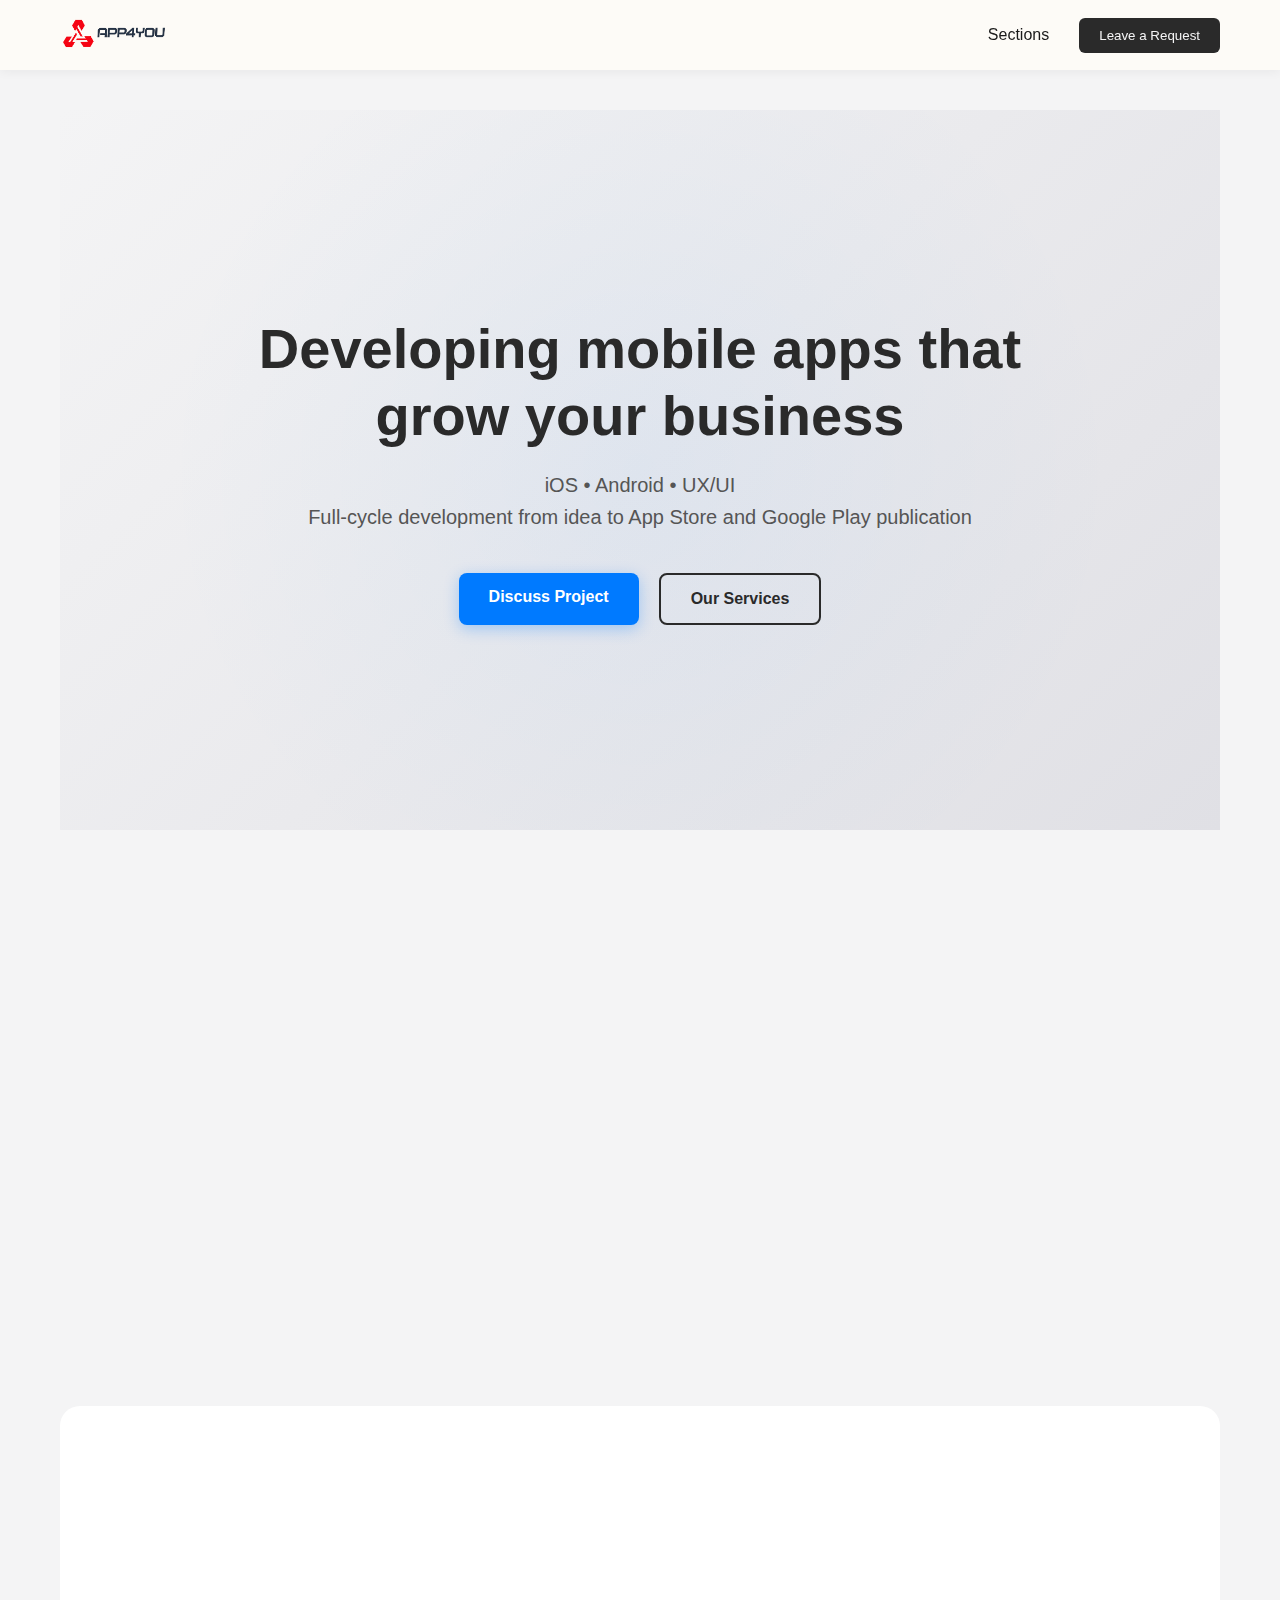
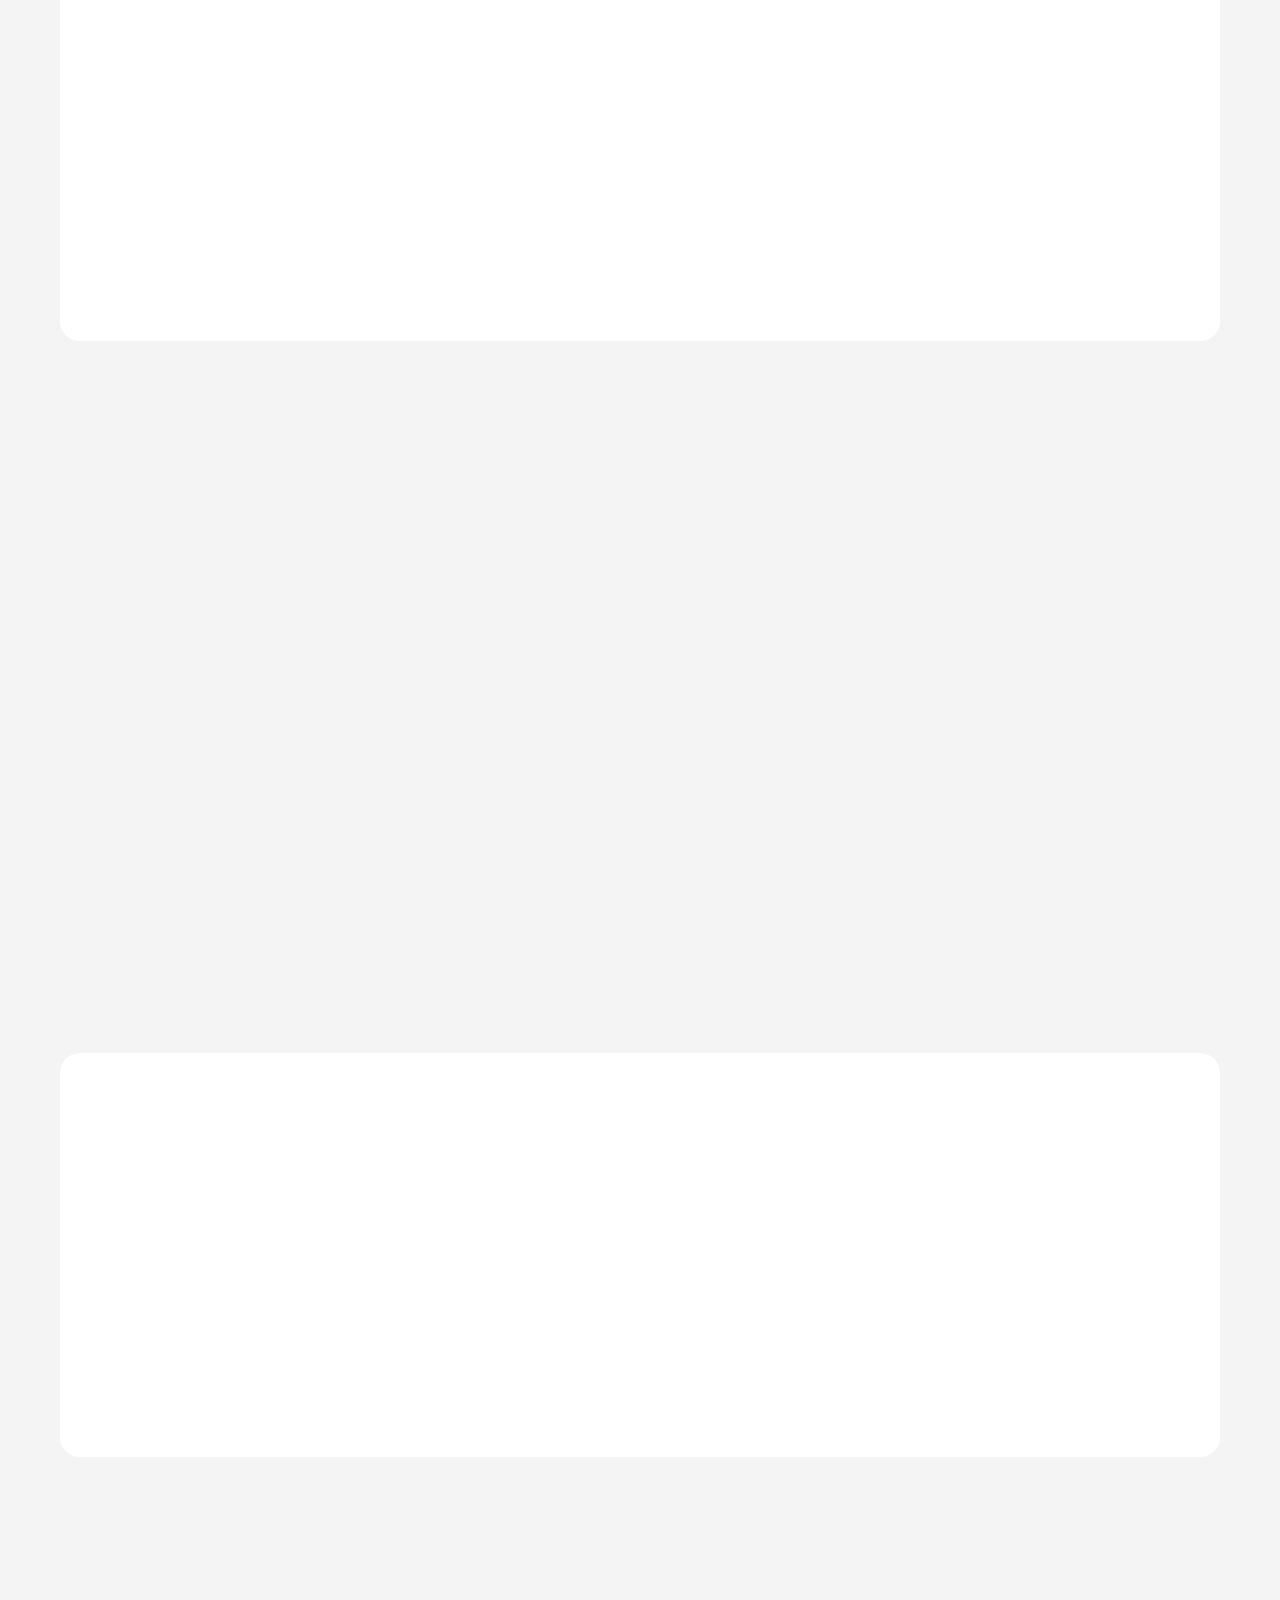
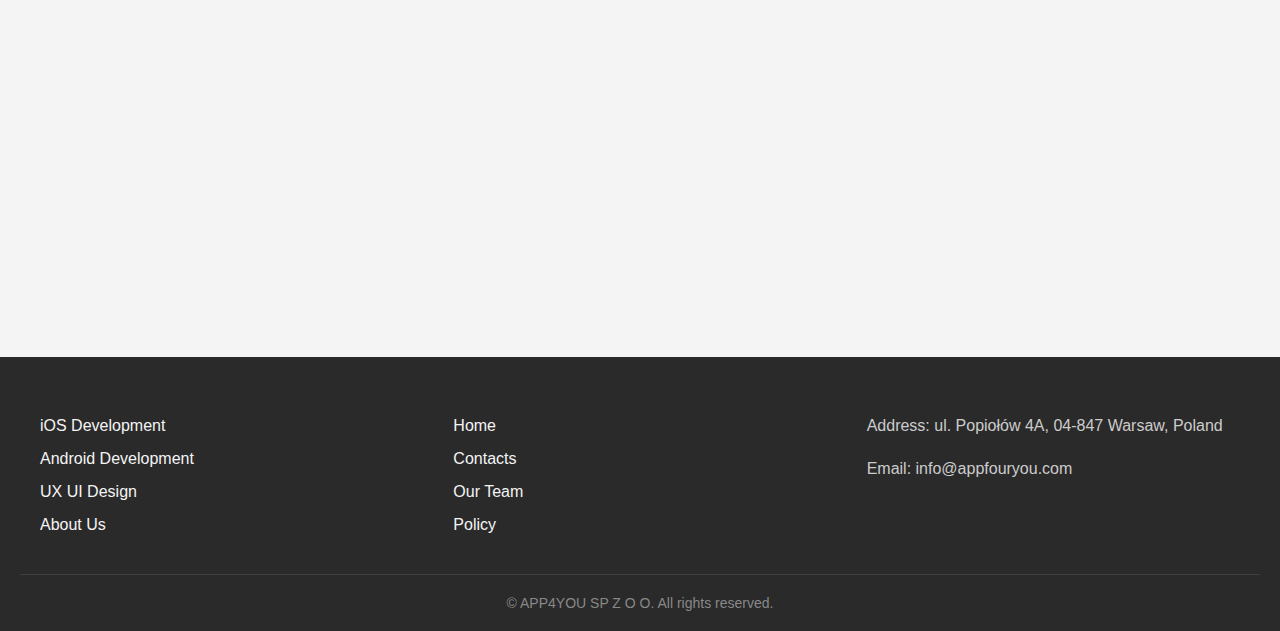
<file: index.html>
<!DOCTYPE html>
<html lang="en">
<head>
    <meta charset="UTF-8">
    <meta name="viewport" content="width=device-width, initial-scale=1.0">
    <title>APP4YOU</title>
    <link rel="icon" href="/icon.png">
    <link rel="stylesheet" href="/style.css">
</head>
<body>
    <header>
        <div class="header-container">
            <a href="/" class="logo">
                <img src="/logo.png" alt="APP4YOU Logo">
            </a>
            <div class="header-controls">
                <div class="dropdown">
                    <span class="dropdown-title">Sections</span>
                    <div class="dropdown-content">
                        <a href="/">Home</a>
                        <a href="/contacts/">Contacts</a>
                        <a href="/team/">Our Team</a>
                        <a href="/ios-development/">iOS Development</a>
                        <a href="/android-development/">Android Development</a>
                        <a href="/design-ux-ui/">UX UI Design</a>
                        <a href="/about-us/">About Us</a>
                        <a href="/policy/">Policy</a>
                    </div>
                </div>
                <button id="openModalBtn" class="request-btn">Leave a Request</button>
            </div>
        </div>
    </header>

    <main id="main-content">

<section id="hero" class="hero-section">
    <div class="hero-bg"></div>
    <div class="hero-content animate-on-scroll">
        <h1>Developing mobile apps that grow your business</h1>
        <p class="hero-subtitle">iOS &bull; Android &bull; UX/UI<br>Full-cycle development from idea to App Store and Google Play publication</p>
        <div class="hero-buttons">
            <a href="/contacts/" class="btn-primary">Discuss Project</a>
            <a href="#services" class="btn-secondary">Our Services</a>
        </div>
    </div>
</section>

<section id="services" class="section">
    <h2 class="section-title animate-on-scroll">Our Services</h2>
    <div class="grid-3 animate-on-scroll">
        <div class="service-card">
            <div class="service-icon">📱</div>
            <h3>iOS Development</h3>
            <p>Custom apps for iPhone and iPad. Swift, SwiftUI, high performance, and security.</p>
            <a href="/ios-development/" class="service-link">Learn more &rarr;</a>
        </div>
        <div class="service-card">
            <div class="service-icon">🤖</div>
            <h3>Android Development</h3>
            <p>Native apps for all Android devices. Kotlin, scalable architecture.</p>
            <a href="/android-development/" class="service-link">Learn more &rarr;</a>
        </div>
        <div class="service-card">
            <div class="service-icon">🎨</div>
            <h3>UX/UI Design</h3>
            <p>Designing interfaces that sell. Prototyping, analytics, testing.</p>
            <a href="/design-ux-ui/" class="service-link">Learn more &rarr;</a>
        </div>
    </div>
</section>

<section id="why-us" class="section bg-light">
    <h2 class="section-title animate-on-scroll">Why Choose APP4YOU</h2>
    <div class="grid-4 animate-on-scroll">
        <div class="feature-box">
            <div class="feature-icon">🚀</div>
            <h4>Fast</h4>
            <p>MVP launch in 4-6 weeks</p>
        </div>
        <div class="feature-box">
            <div class="feature-icon">🛠</div>
            <h4>Full Cycle</h4>
            <p>Analytics &rarr; Design &rarr; Dev &rarr; Support</p>
        </div>
        <div class="feature-box">
            <div class="feature-icon">🔒</div>
            <h4>Security</h4>
            <p>GDPR compliance, data protection</p>
        </div>
        <div class="feature-box">
            <div class="feature-icon">📈</div>
            <h4>Result-Oriented</h4>
            <p>We build business growth tools</p>
        </div>
    </div>
    <div class="stats-container animate-on-scroll">
        <div class="stat-item">
            <span class="counter-number" data-target="50" data-suffix="+">0</span>
            <span class="stat-label">Projects</span>
        </div>
        <div class="stat-item">
            <span class="counter-number" data-target="7" data-suffix="+">0</span>
            <span class="stat-label">Years of Experience</span>
        </div>
        <div class="stat-item">
            <span class="counter-number" data-target="100" data-suffix="%">0</span>
            <span class="stat-label">Individual Approach</span>
        </div>
    </div>
</section>

<section id="how-we-work" class="section">
    <h2 class="section-title animate-on-scroll">How We Work</h2>
    <div class="timeline animate-on-scroll">
        <div class="timeline-item">
            <div class="timeline-header">
                <span class="step-num">1</span>
                <h3>Analytics & Strategy</h3>
            </div>
            <div class="timeline-body">
                <p>We analyze your business, competitors, and target audience to build a solid foundation.</p>
            </div>
        </div>
        <div class="timeline-item">
            <div class="timeline-header">
                <span class="step-num">2</span>
                <h3>UX/UI Design</h3>
            </div>
            <div class="timeline-body">
                <p>Creating wireframes and modern, user-friendly designs tailored to your brand.</p>
            </div>
        </div>
        <div class="timeline-item">
            <div class="timeline-header">
                <span class="step-num">3</span>
                <h3>Development</h3>
            </div>
            <div class="timeline-body">
                <p>Writing clean, scalable code for native iOS and Android platforms.</p>
            </div>
        </div>
        <div class="timeline-item">
            <div class="timeline-header">
                <span class="step-num">4</span>
                <h3>Launch & Support</h3>
            </div>
            <div class="timeline-body">
                <p>Publishing to stores and providing ongoing technical support and updates.</p>
            </div>
        </div>
    </div>
</section>

<section id="testimonials" class="section bg-light">
    <h2 class="section-title animate-on-scroll">Client Testimonials</h2>
    <div class="slider-container animate-on-scroll">
        <div class="slide active">
            <p class="quote">"APP4YOU developed an app that increased our sales by 37% in 6 months."</p>
            <p class="author">- RetailTech CEO</p>
        </div>
        <div class="slide">
            <p class="quote">"The team showed high professionalism and met all deadlines perfectly."</p>
            <p class="author">- FinStart Founder</p>
        </div>
        <div class="slider-dots">
            <span class="dot active"></span>
            <span class="dot"></span>
        </div>
    </div>
</section>

<section id="cta" class="cta-section animate-on-scroll">
    <div class="cta-content">
        <h2>Let's turn your idea into a profitable app</h2>
        <p>Leave a request and get a free consultation within 24 hours.</p>
        <button id="ctaOpenModal" class="btn-primary cta-btn">Contact Us</button>
    </div>
</section>
      
    </main>

    <footer>
        <div class="footer-container">
            <div class="footer-col">
                <a href="/ios-development/">iOS Development</a>
                <a href="/android-development/">Android Development</a>
                <a href="/design-ux-ui/">UX UI Design</a>
                <a href="/about-us/">About Us</a>
            </div>
            <div class="footer-col">
                <a href="/">Home</a>
                <a href="/contacts/">Contacts</a>
                <a href="/team/">Our Team</a>
                <a href="/policy/">Policy</a>
            </div>
            <div class="footer-col">
                <p>Address: ul. Popiołów 4A, 04-847 Warsaw, Poland</p>
                <p>Email: info@appfouryou.com</p>
            </div>
        </div>
        <div class="footer-bottom">
            &copy; APP4YOU SP Z O O. All rights reserved.
        </div>
    </footer>

    <div id="requestModal" class="modal">
        <div class="modal-content">
            <span class="close-btn">&times;</span>
            <h2>Leave a Request</h2>
            <form id="requestForm">
                <input type="text" placeholder="Name" required>
                <input type="text" placeholder="Company">
                <input type="email" placeholder="Email" required>
                <textarea placeholder="Comment" rows="4"></textarea>
                <button type="submit">Submit</button>
                <p class="privacy-notice">
                    By clicking "Submit", you agree to the processing of personal data in accordance with the <a href="/policy/">privacy policy</a>.
                </p>
            </form>
        </div>
    </div>

    <script src="/script.js"></script>
</body>
</html>
</file>
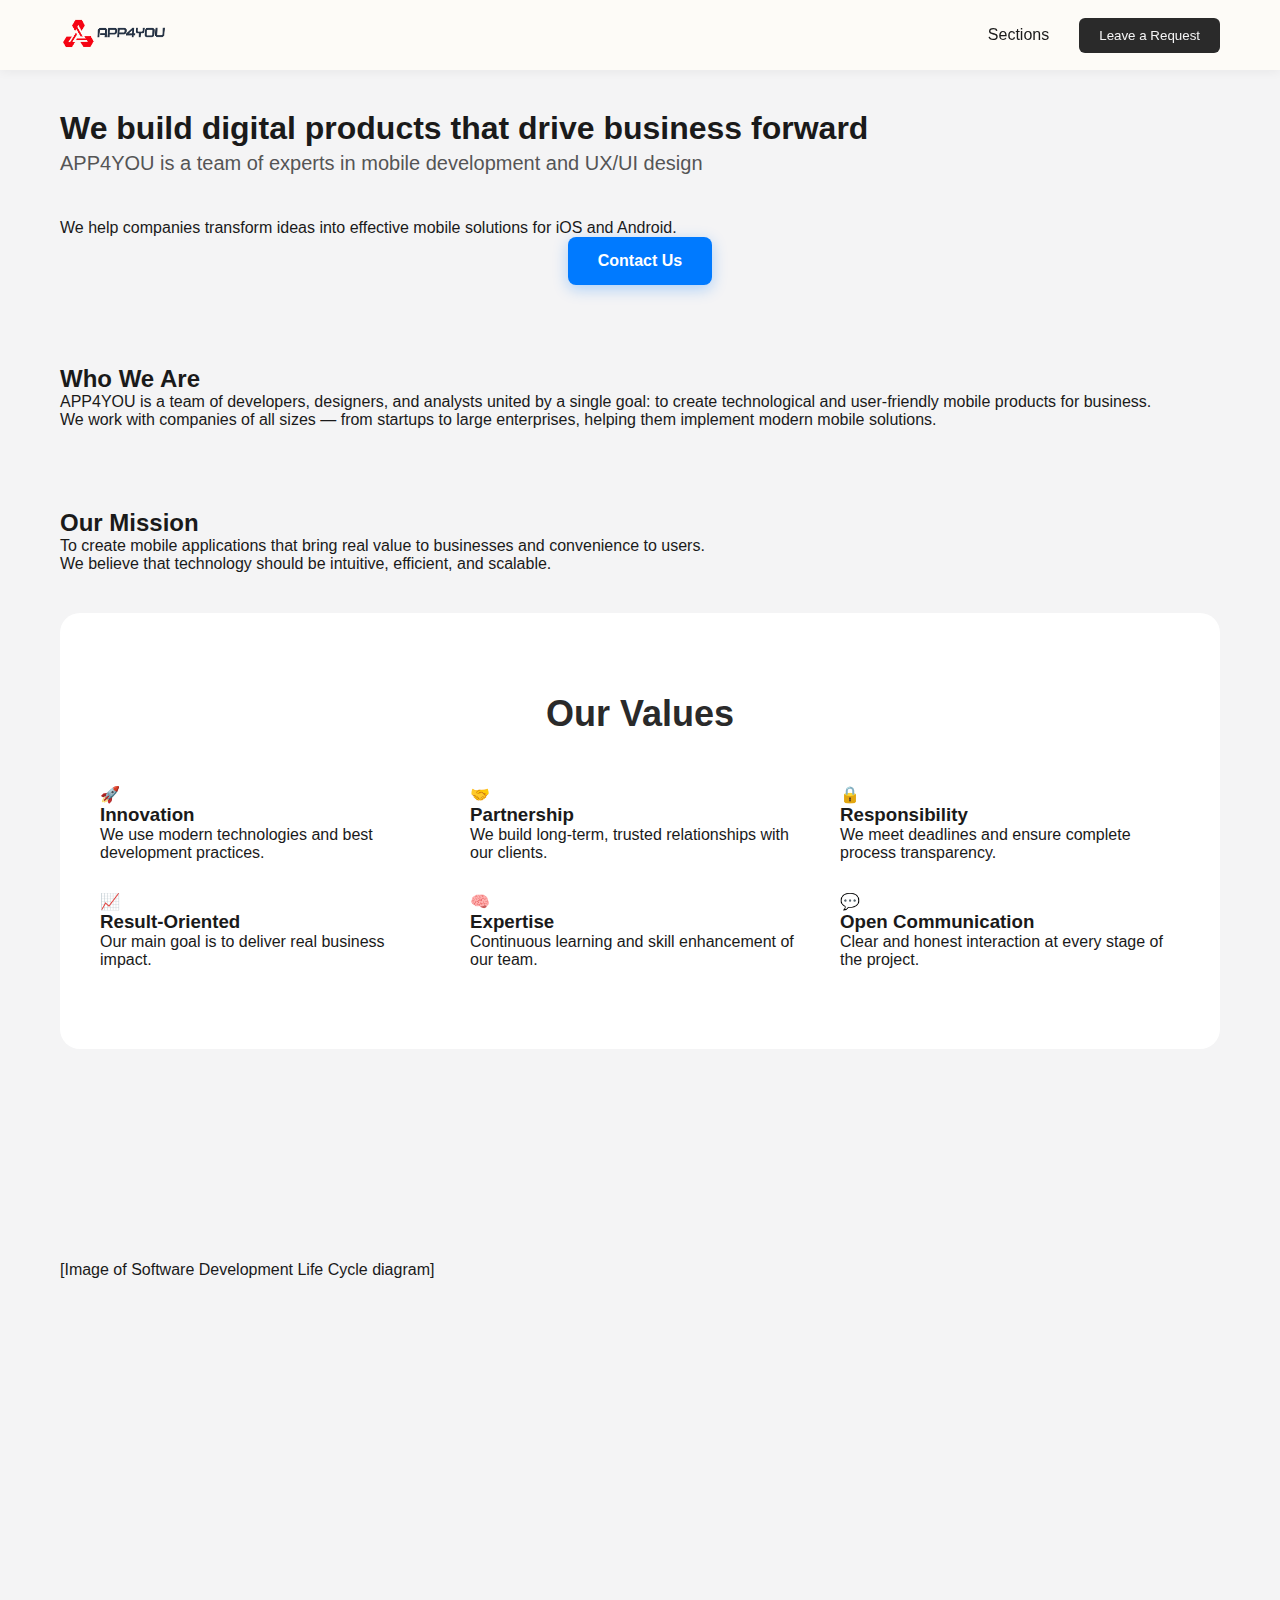
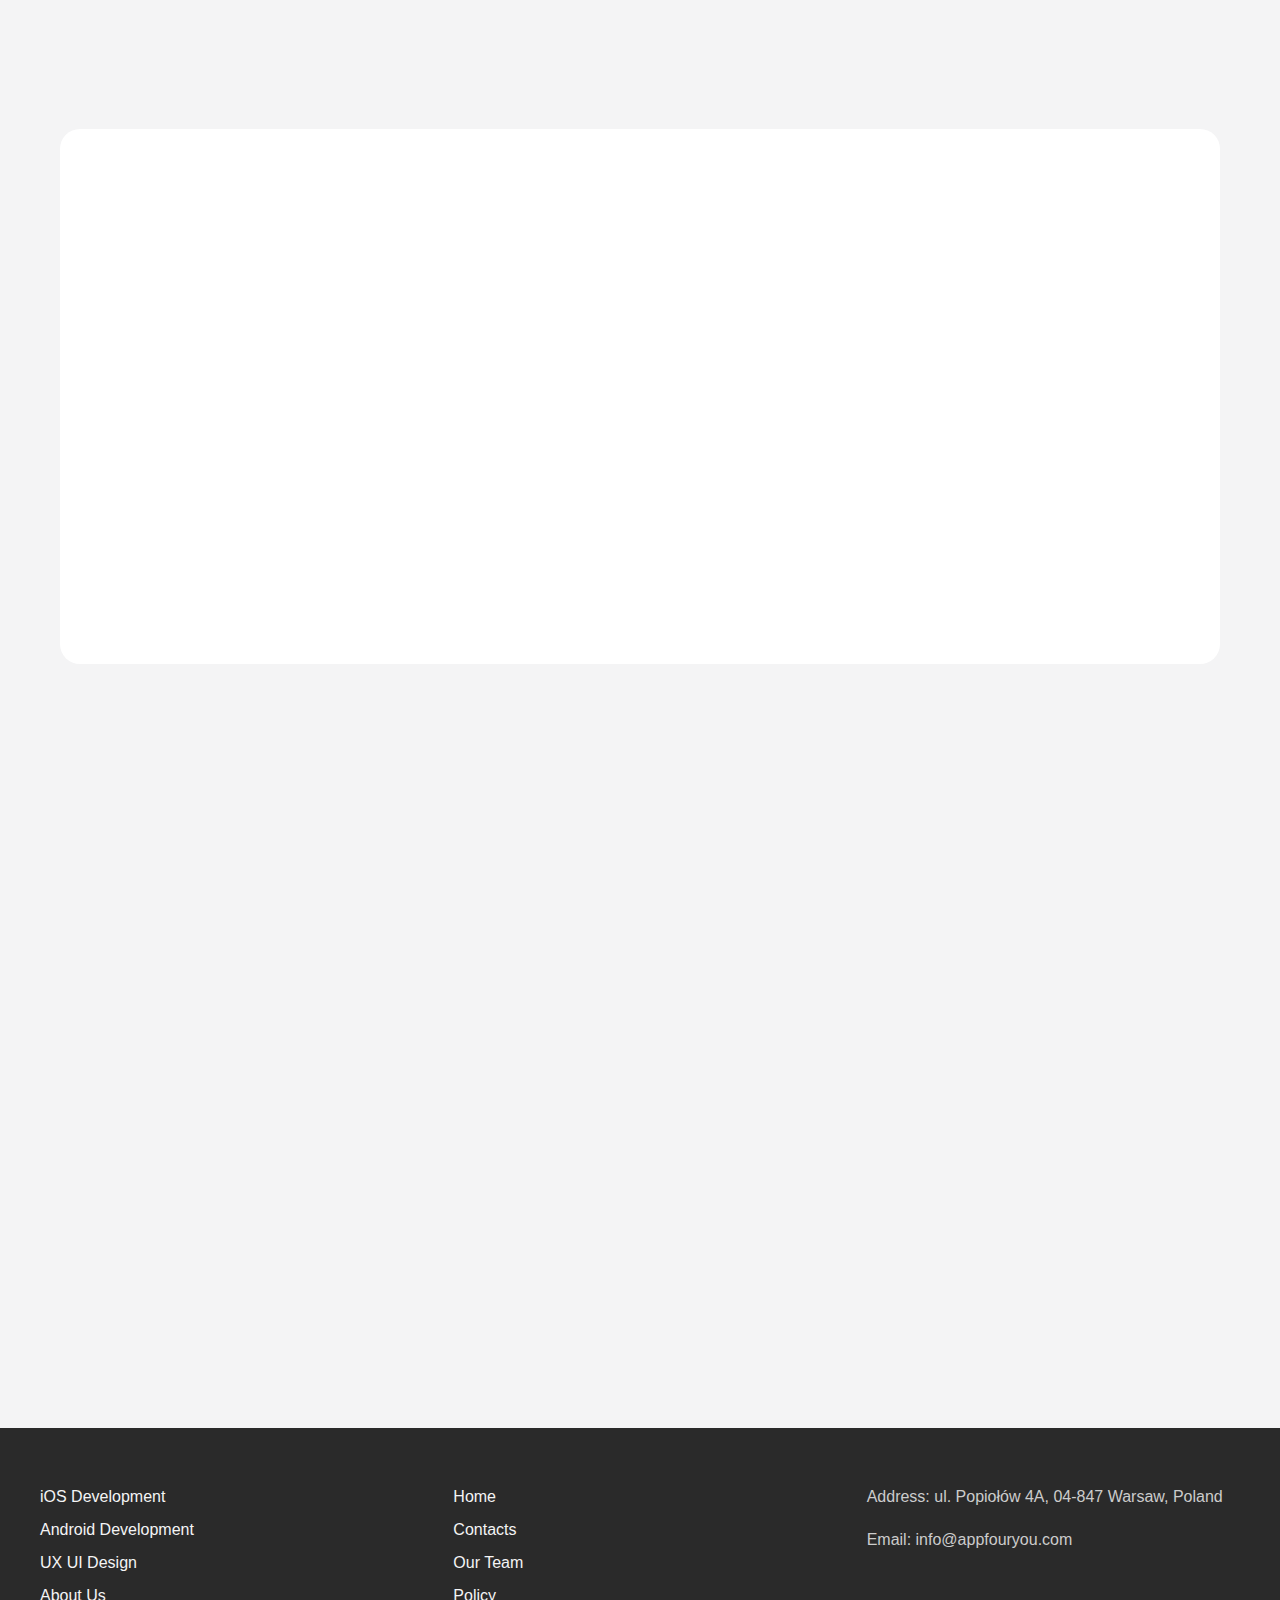
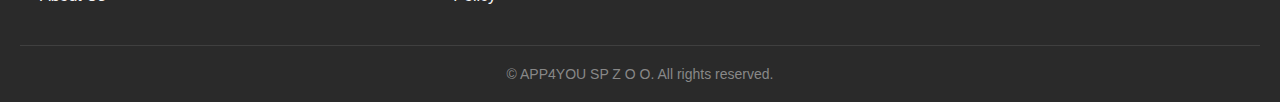
<file: about-us/index.html>
<!DOCTYPE html>
<html lang="en">
<head>
    <meta charset="UTF-8">
    <meta name="viewport" content="width=device-width, initial-scale=1.0">
    <title>APP4YOU</title>
    <link rel="icon" href="/icon.png">
    <link rel="stylesheet" href="/style.css">
</head>
<body>
    <header>
        <div class="header-container">
            <a href="/" class="logo">
                <img src="/logo.png" alt="APP4YOU Logo">
            </a>
            <div class="header-controls">
                <div class="dropdown">
                    <span class="dropdown-title">Sections</span>
                    <div class="dropdown-content">
                        <a href="/">Home</a>
                        <a href="/contacts/">Contacts</a>
                        <a href="/team/">Our Team</a>
                        <a href="/ios-development/">iOS Development</a>
                        <a href="/android-development/">Android Development</a>
                        <a href="/design-ux-ui/">UX UI Design</a>
                        <a href="/about-us/">About Us</a>
                        <a href="/policy/">Policy</a>
                    </div>
                </div>
                <button id="openModalBtn" class="request-btn">Leave a Request</button>
            </div>
        </div>
    </header>

    <main id="main-content">

<section class="about-hero-section">
    <div class="tech-grid-bg"></div>
    <div class="about-hero-content animate-on-scroll">
        <h1>We build digital products that drive business forward</h1>
        <p class="hero-subtitle">APP4YOU is a team of experts in mobile development and UX/UI design</p>
        <p class="hero-text">We help companies transform ideas into effective mobile solutions for iOS and Android.</p>
        <div class="hero-buttons">
            <button id="aboutHeroModalBtn" class="btn-primary">Contact Us</button>
        </div>
    </div>
</section>

<section class="section">
    <div class="who-we-are-container animate-on-scroll">
        <div class="who-text">
            <h2>Who We Are</h2>
            <p>APP4YOU is a team of developers, designers, and analysts united by a single goal: to create technological and user-friendly mobile products for business.</p>
            <p>We work with companies of all sizes — from startups to large enterprises, helping them implement modern mobile solutions.</p>
        </div>
        <div class="who-graphic">
            <div class="abstract-shape"></div>
            <div class="abstract-shape shape-2"></div>
            <div class="abstract-shape shape-3"></div>
        </div>
    </div>
</section>

<section class="mission-section animate-on-scroll">
    <div class="mission-content">
        <h2>Our Mission</h2>
        <p class="mission-statement">To create mobile applications that bring real value to businesses and convenience to users.</p>
        <p class="mission-subtext">We believe that technology should be intuitive, efficient, and scalable.</p>
    </div>
</section>

<section class="section bg-light">
    <h2 class="section-title animate-on-scroll">Our Values</h2>
    <div class="grid-3 animate-on-scroll">
        <div class="value-card">
            <div class="value-icon">🚀</div>
            <h3>Innovation</h3>
            <p>We use modern technologies and best development practices.</p>
        </div>
        <div class="value-card">
            <div class="value-icon">🤝</div>
            <h3>Partnership</h3>
            <p>We build long-term, trusted relationships with our clients.</p>
        </div>
        <div class="value-card">
            <div class="value-icon">🔒</div>
            <h3>Responsibility</h3>
            <p>We meet deadlines and ensure complete process transparency.</p>
        </div>
        <div class="value-card">
            <div class="value-icon">📈</div>
            <h3>Result-Oriented</h3>
            <p>Our main goal is to deliver real business impact.</p>
        </div>
        <div class="value-card">
            <div class="value-icon">🧠</div>
            <h3>Expertise</h3>
            <p>Continuous learning and skill enhancement of our team.</p>
        </div>
        <div class="value-card">
            <div class="value-icon">💬</div>
            <h3>Open Communication</h3>
            <p>Clear and honest interaction at every stage of the project.</p>
        </div>
    </div>
</section>

<section class="section">
    <h2 class="section-title animate-on-scroll">Our Approach</h2>
    

[Image of Software Development Life Cycle diagram]

    <div class="vertical-timeline animate-on-scroll" style="margin-top: 40px;">
        <div class="v-timeline-item">
            <div class="v-step">1</div>
            <div class="v-content">
                <h3>Deep Understanding</h3>
                <p>Thorough analysis of your business goals and user needs.</p>
            </div>
        </div>
        <div class="v-timeline-item">
            <div class="v-step">2</div>
            <div class="v-content">
                <h3>Strategic Planning</h3>
                <p>Creating a roadmap and defining the optimal technology stack.</p>
            </div>
        </div>
        <div class="v-timeline-item">
            <div class="v-step">3</div>
            <div class="v-content">
                <h3>Design & Architecture</h3>
                <p>Crafting intuitive interfaces and scalable system architecture.</p>
            </div>
        </div>
        <div class="v-timeline-item">
            <div class="v-step">4</div>
            <div class="v-content">
                <h3>Clean Development</h3>
                <p>Writing maintainable, high-quality code following industry standards.</p>
            </div>
        </div>
        <div class="v-timeline-item">
            <div class="v-step">5</div>
            <div class="v-content">
                <h3>Support & Evolution</h3>
                <p>Ongoing maintenance, updates, and feature expansions post-launch.</p>
            </div>
        </div>
    </div>
</section>

<section class="section bg-light">
    <h2 class="section-title animate-on-scroll">Why Choose APP4YOU</h2>
    <div class="grid-4 animate-on-scroll">
        <div class="feature-box">
            <div class="feature-icon">🎯</div>
            <h4>Individual Approach</h4>
            <p>Tailored to your specific project needs</p>
        </div>
        <div class="feature-box">
            <div class="feature-icon">⚡</div>
            <h4>Modern Tech</h4>
            <p>Cutting-edge tools and frameworks</p>
        </div>
        <div class="feature-box">
            <div class="feature-icon">⏱</div>
            <h4>Clear Deadlines</h4>
            <p>Predictable delivery schedules</p>
        </div>
        <div class="feature-box">
            <div class="feature-icon">👥</div>
            <h4>Experienced Team</h4>
            <p>Senior-level mobile specialists</p>
        </div>
    </div>
    <div class="stats-container animate-on-scroll">
        <div class="stat-item">
            <span class="counter-number" data-target="7" data-suffix="+">0</span>
            <span class="stat-label">Years of Experience</span>
        </div>
        <div class="stat-item">
            <span class="counter-number" data-target="50" data-suffix="+">0</span>
            <span class="stat-label">Completed Projects</span>
        </div>
        <div class="stat-item">
            <span class="counter-number" data-target="100" data-suffix="%">0</span>
            <span class="stat-label">Mobile Focus</span>
        </div>
    </div>
</section>

<section class="section">
    <div class="team-teaser animate-on-scroll">
        <h2>Behind every successful project is a strong team</h2>
        <p>Meet the experts who will bring your ideas to life.</p>
        <a href="/team/" class="btn-primary team-btn">Meet the Team</a>
    </div>
</section>

<section class="cta-section animate-on-scroll" style="background: linear-gradient(135deg, #1A1A1A 0%, #2a2a35 100%);">
    <div class="cta-content">
        <h2>Ready to work with a results-driven team?</h2>
        <p>Contact us to discuss your project and partnership opportunities.</p>
        <button id="aboutCtaModalBtn" class="btn-primary cta-btn">Contact Us</button>
    </div>
</section>
      
    </main>

    <footer>
        <div class="footer-container">
            <div class="footer-col">
                <a href="/ios-development/">iOS Development</a>
                <a href="/android-development/">Android Development</a>
                <a href="/design-ux-ui/">UX UI Design</a>
                <a href="/about-us/">About Us</a>
            </div>
            <div class="footer-col">
                <a href="/">Home</a>
                <a href="/contacts/">Contacts</a>
                <a href="/team/">Our Team</a>
                <a href="/policy/">Policy</a>
            </div>
            <div class="footer-col">
                <p>Address: ul. Popiołów 4A, 04-847 Warsaw, Poland</p>
                <p>Email: info@appfouryou.com</p>
            </div>
        </div>
        <div class="footer-bottom">
            &copy; APP4YOU SP Z O O. All rights reserved.
        </div>
    </footer>

    <div id="requestModal" class="modal">
        <div class="modal-content">
            <span class="close-btn">&times;</span>
            <h2>Leave a Request</h2>
            <form id="requestForm">
                <input type="text" placeholder="Name" required>
                <input type="text" placeholder="Company">
                <input type="email" placeholder="Email" required>
                <textarea placeholder="Comment" rows="4"></textarea>
                <button type="submit">Submit</button>
                <p class="privacy-notice">
                    By clicking "Submit", you agree to the processing of personal data in accordance with the <a href="/policy/">privacy policy</a>.
                </p>
            </form>
        </div>
    </div>

    <script src="/script.js"></script>
</body>
</html>
</file>
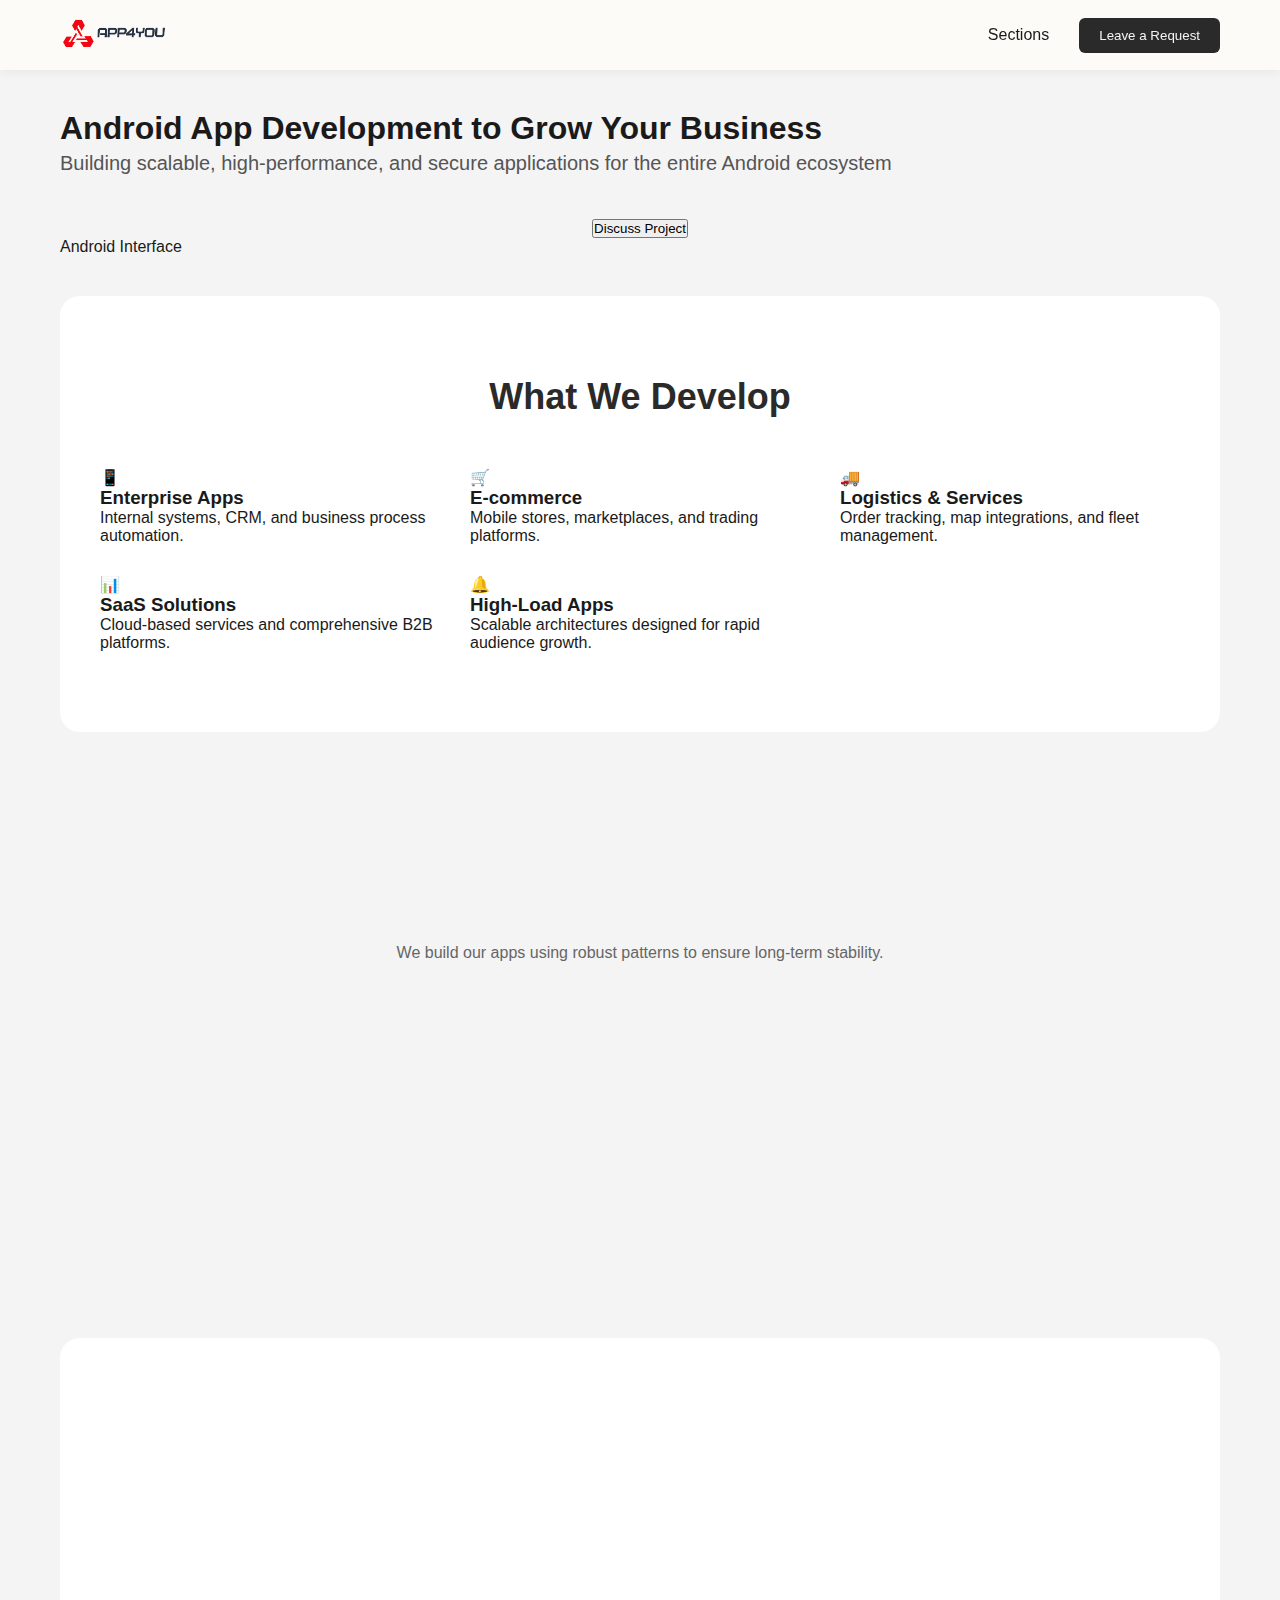
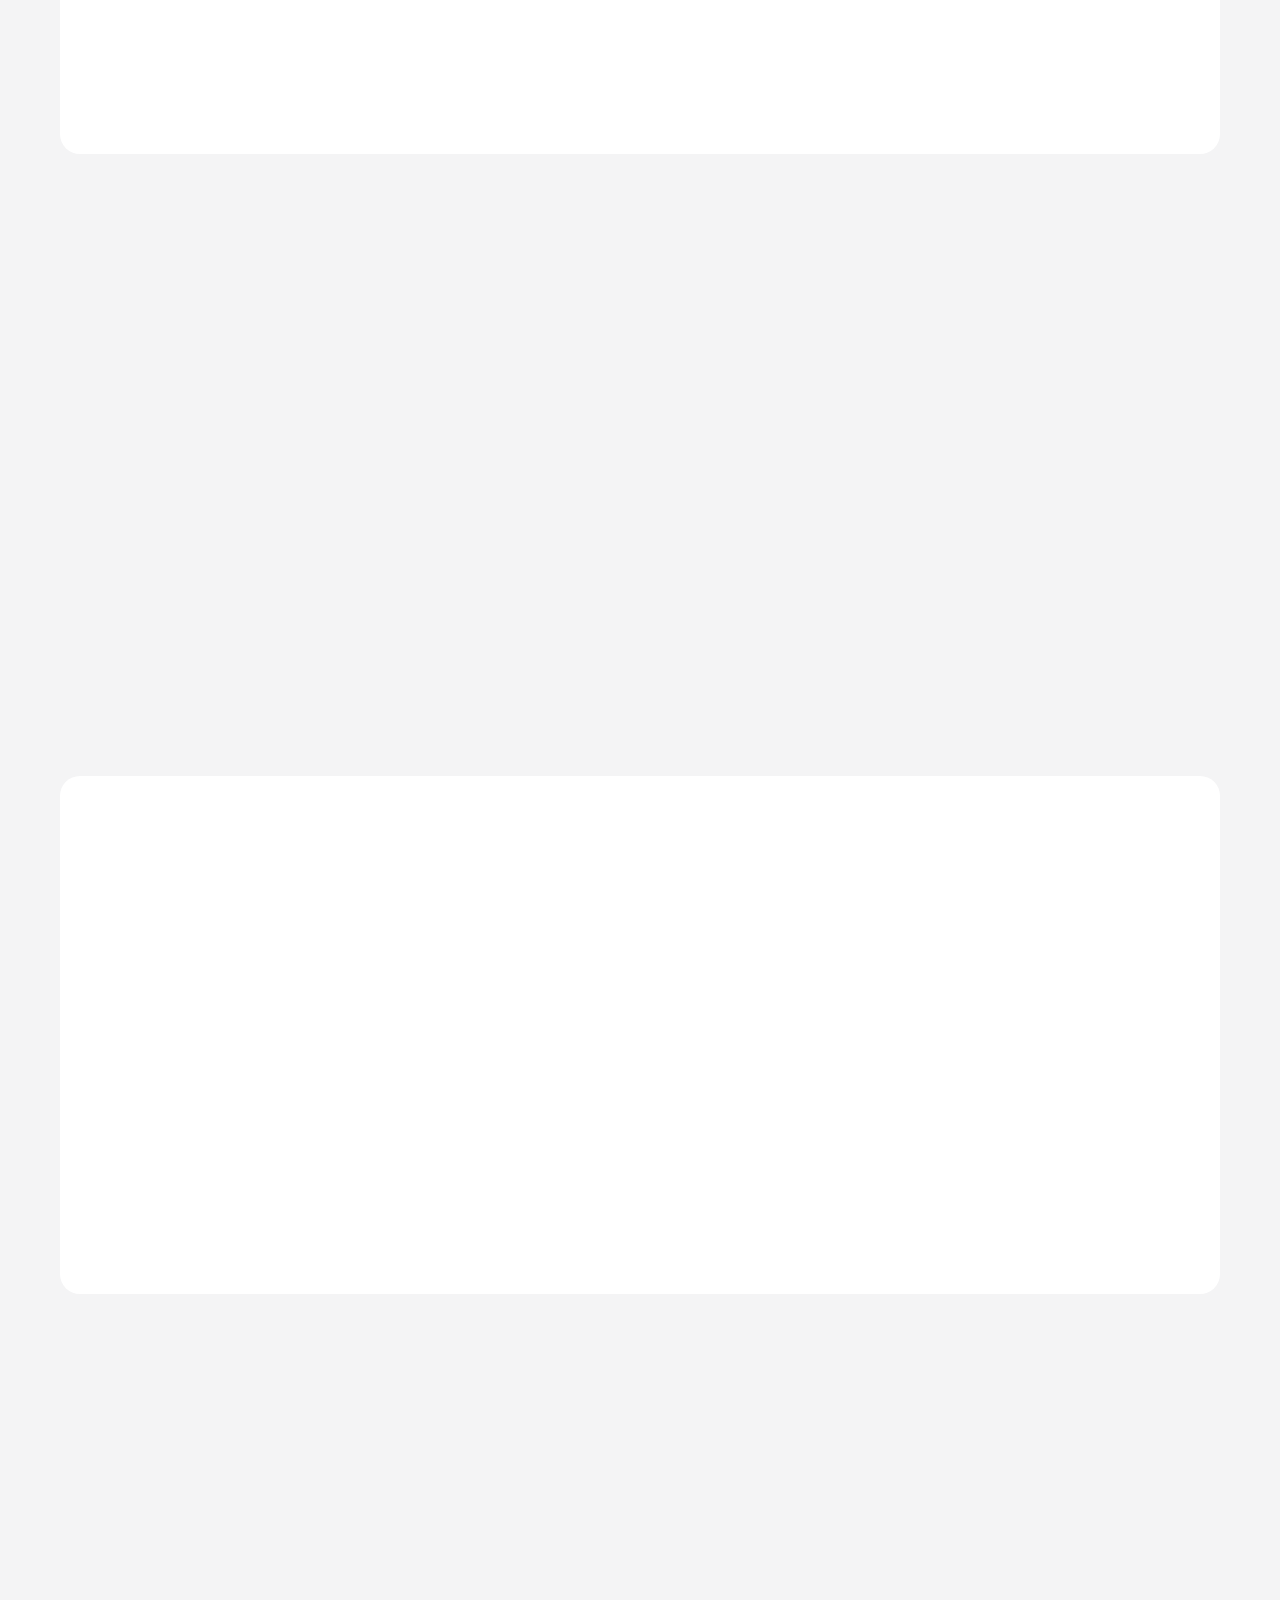
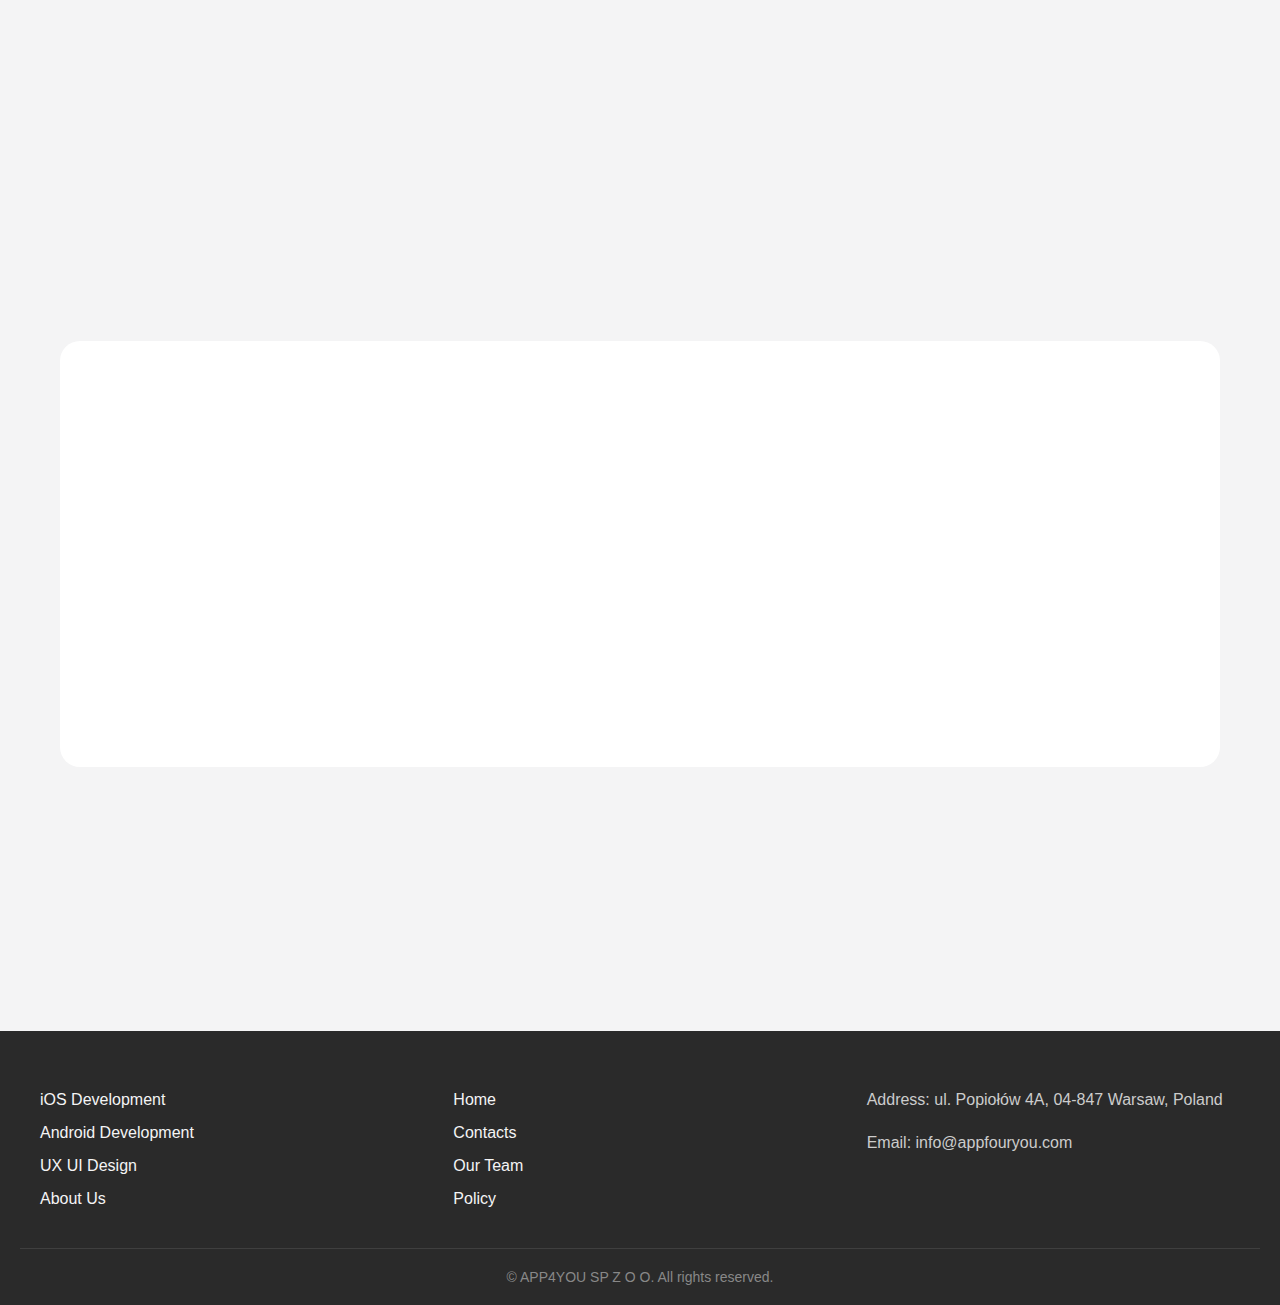
<file: android-development/index.html>
<!DOCTYPE html>
<html lang="en">
<head>
    <meta charset="UTF-8">
    <meta name="viewport" content="width=device-width, initial-scale=1.0">
    <title>APP4YOU</title>
    <link rel="icon" href="/icon.png">
    <link rel="stylesheet" href="/style.css">
</head>
<body>
    <header>
        <div class="header-container">
            <a href="/" class="logo">
                <img src="/logo.png" alt="APP4YOU Logo">
            </a>
            <div class="header-controls">
                <div class="dropdown">
                    <span class="dropdown-title">Sections</span>
                    <div class="dropdown-content">
                        <a href="/">Home</a>
                        <a href="/contacts/">Contacts</a>
                        <a href="/team/">Our Team</a>
                        <a href="/ios-development/">iOS Development</a>
                        <a href="/android-development/">Android Development</a>
                        <a href="/design-ux-ui/">UX UI Design</a>
                        <a href="/about-us/">About Us</a>
                        <a href="/policy/">Policy</a>
                    </div>
                </div>
                <button id="openModalBtn" class="request-btn">Leave a Request</button>
            </div>
        </div>
    </header>

    <main id="main-content">




<section class="android-hero-section">
    <div class="android-hero-content animate-on-scroll">
        <h1>Android App Development to Grow Your Business</h1>
        <p class="hero-subtitle">Building scalable, high-performance, and secure applications for the entire Android ecosystem</p>
        <div class="hero-buttons">
            <button id="androidHeroModalBtn" class="btn-android">Discuss Project</button>
        </div>
    </div>
    <div class="android-hero-image animate-on-scroll">
        <div class="android-mockup">
            <span>Android Interface</span>
        </div>
    </div>
</section>

<section class="section bg-light">
    <h2 class="section-title animate-on-scroll">What We Develop</h2>
    <div class="grid-3 animate-on-scroll">
        <div class="app-type-card">
            <div class="app-icon">📱</div>
            <h3>Enterprise Apps</h3>
            <p>Internal systems, CRM, and business process automation.</p>
        </div>
        <div class="app-type-card">
            <div class="app-icon">🛒</div>
            <h3>E-commerce</h3>
            <p>Mobile stores, marketplaces, and trading platforms.</p>
        </div>
        <div class="app-type-card">
            <div class="app-icon">🚚</div>
            <h3>Logistics & Services</h3>
            <p>Order tracking, map integrations, and fleet management.</p>
        </div>
        <div class="app-type-card">
            <div class="app-icon">📊</div>
            <h3>SaaS Solutions</h3>
            <p>Cloud-based services and comprehensive B2B platforms.</p>
        </div>
        <div class="app-type-card">
            <div class="app-icon">🔔</div>
            <h3>High-Load Apps</h3>
            <p>Scalable architectures designed for rapid audience growth.</p>
        </div>
    </div>
</section>

<section class="section">
    <h2 class="section-title animate-on-scroll">Android Technologies</h2>
    <p style="text-align: center; margin-bottom: 40px; color: #666;">We build our apps using robust patterns to ensure long-term stability.</p>
    
    <div class="tech-grid animate-on-scroll" style="margin-top: 40px;">
        <div class="tech-item">
            <span class="tech-badge android-badge">Language</span>
            <h4>Kotlin</h4>
        </div>
        <div class="tech-item">
            <span class="tech-badge android-badge">Architecture</span>
            <h4>Clean Architecture</h4>
        </div>
        <div class="tech-item">
            <span class="tech-badge android-badge">UI Framework</span>
            <h4>Jetpack Compose</h4>
        </div>
        <div class="tech-item">
            <span class="tech-badge android-badge">Network</span>
            <h4>REST / GraphQL</h4>
        </div>
        <div class="tech-item">
            <span class="tech-badge android-badge">Cloud</span>
            <h4>Firebase</h4>
        </div>
        <div class="tech-item">
            <span class="tech-badge android-badge">Protection</span>
            <h4>Data Security</h4>
        </div>
    </div>
</section>

<section class="section bg-light">
    <h2 class="section-title animate-on-scroll">Why Android is Strategic</h2>
    <div class="grid-4 animate-on-scroll">
        <div class="feature-box">
            <div class="feature-icon">🌍</div>
            <h4>Largest Audience</h4>
            <p>Biggest global market share</p>
        </div>
        <div class="feature-box">
            <div class="feature-icon">📈</div>
            <h4>Fast Scaling</h4>
            <p>Quick deployment and updates</p>
        </div>
        <div class="feature-box">
            <div class="feature-icon">📱</div>
            <h4>Device Variety</h4>
            <p>Support for multiple form factors</p>
        </div>
        <div class="feature-box">
            <div class="feature-icon">💰</div>
            <h4>Flexible Monetization</h4>
            <p>Multiple revenue stream options</p>
        </div>
    </div>
</section>

<section class="section">
    <h2 class="section-title animate-on-scroll">Our Development Process</h2>
    <div class="vertical-timeline animate-on-scroll">
        <div class="v-timeline-item">
            <div class="v-step android-step">1</div>
            <div class="v-content">
                <h3>Analytics & Planning</h3>
                <p>Defining goals, target audience, and core functionality.</p>
            </div>
        </div>
        <div class="v-timeline-item">
            <div class="v-step android-step">2</div>
            <div class="v-content">
                <h3>UX/UI Design</h3>
                <p>Creating intuitive navigation and engaging interfaces.</p>
            </div>
        </div>
        <div class="v-timeline-item">
            <div class="v-step android-step">3</div>
            <div class="v-content">
                <h3>Development</h3>
                <p>Writing clean code using a scalable and modular architecture.</p>
            </div>
        </div>
        <div class="v-timeline-item">
            <div class="v-step android-step">4</div>
            <div class="v-content">
                <h3>Testing</h3>
                <p>Functional, load, and multi-device QA testing.</p>
            </div>
        </div>
        <div class="v-timeline-item">
            <div class="v-step android-step">5</div>
            <div class="v-content">
                <h3>Google Play Publication</h3>
                <p>App preparation, store listing, and release management.</p>
            </div>
        </div>
    </div>
</section>

<section class="section bg-light">
    <h2 class="section-title animate-on-scroll">Optimization & Support</h2>
    <div class="grid-3 animate-on-scroll">
        <div class="service-card">
            <div class="service-icon">🔄</div>
            <h3>Updates & Scaling</h3>
            <p>Seamlessly adding new features as your user base grows.</p>
        </div>
        <div class="service-card">
            <div class="service-icon">⚡</div>
            <h3>Performance Optimization</h3>
            <p>Ensuring fast load times and smooth animations across devices.</p>
        </div>
        <div class="service-card">
            <div class="service-icon">🛡</div>
            <h3>OS Support</h3>
            <p>Adapting the application to new Android OS versions.</p>
        </div>
    </div>
</section>

<section class="section">
    <h2 class="section-title animate-on-scroll">Development Cost</h2>
    <div class="pricing-grid animate-on-scroll">
        <div class="pricing-card">
            <h3>MVP</h3>
            <div class="price">from &euro;12,000</div>
            <p>Minimum viable product to test your idea</p>
            <button class="btn-secondary pricing-btn">Get Proposal</button>
        </div>
        <div class="pricing-card popular android-popular">
            <div class="popular-badge android-badge-solid">Most Popular</div>
            <h3>Business</h3>
            <div class="price">from &euro;25,000</div>
            <p>Extended features and third-party integrations</p>
            <button class="btn-android pricing-btn">Get Proposal</button>
        </div>
        <div class="pricing-card">
            <h3>Enterprise</h3>
            <div class="price">Custom</div>
            <p>High-load solutions with complex logic</p>
            <button class="btn-secondary pricing-btn">Get Proposal</button>
        </div>
    </div>
</section>

<section class="section bg-light">
    <h2 class="section-title animate-on-scroll">FAQ</h2>
    <div class="faq-container animate-on-scroll">
        <div class="faq-item">
            <div class="faq-question">
                <h3>How long does the development take?</h3>
                <span class="faq-icon">+</span>
            </div>
            <div class="faq-answer">
                <p>On average, it takes between 4 to 16 weeks depending on project complexity.</p>
            </div>
        </div>
        <div class="faq-item">
            <div class="faq-question">
                <h3>Can you improve an existing app?</h3>
                <span class="faq-icon">+</span>
            </div>
            <div class="faq-answer">
                <p>Yes, we can take over existing projects, refactor code, and add new features.</p>
            </div>
        </div>
        <div class="faq-item">
            <div class="faq-question">
                <h3>Do you provide post-release support?</h3>
                <span class="faq-icon">+</span>
            </div>
            <div class="faq-answer">
                <p>Absolutely. We offer ongoing maintenance and further development for your product.</p>
            </div>
        </div>
    </div>
</section>

<section class="android-cta-section animate-on-scroll">
    <div class="cta-content">
        <h2>Ready to launch your Android app?</h2>
        <p>Contact us, and we will propose a solution tailored to your business goals.</p>
        <button id="androidCtaModalBtn" class="btn-android cta-btn">Start Project</button>
    </div>
</section>


      
      
    </main>

    <footer>
        <div class="footer-container">
            <div class="footer-col">
                <a href="/ios-development/">iOS Development</a>
                <a href="/android-development/">Android Development</a>
                <a href="/design-ux-ui/">UX UI Design</a>
                <a href="/about-us/">About Us</a>
            </div>
            <div class="footer-col">
                <a href="/">Home</a>
                <a href="/contacts/">Contacts</a>
                <a href="/team/">Our Team</a>
                <a href="/policy/">Policy</a>
            </div>
            <div class="footer-col">
                <p>Address: ul. Popiołów 4A, 04-847 Warsaw, Poland</p>
                <p>Email: info@appfouryou.com</p>
            </div>
        </div>
        <div class="footer-bottom">
            &copy; APP4YOU SP Z O O. All rights reserved.
        </div>
    </footer>

    <div id="requestModal" class="modal">
        <div class="modal-content">
            <span class="close-btn">&times;</span>
            <h2>Leave a Request</h2>
            <form id="requestForm">
                <input type="text" placeholder="Name" required>
                <input type="text" placeholder="Company">
                <input type="email" placeholder="Email" required>
                <textarea placeholder="Comment" rows="4"></textarea>
                <button type="submit">Submit</button>
                <p class="privacy-notice">
                    By clicking "Submit", you agree to the processing of personal data in accordance with the <a href="/policy/">privacy policy</a>.
                </p>
            </form>
        </div>
    </div>

    <script src="/script.js"></script>
</body>
</html>
</file>
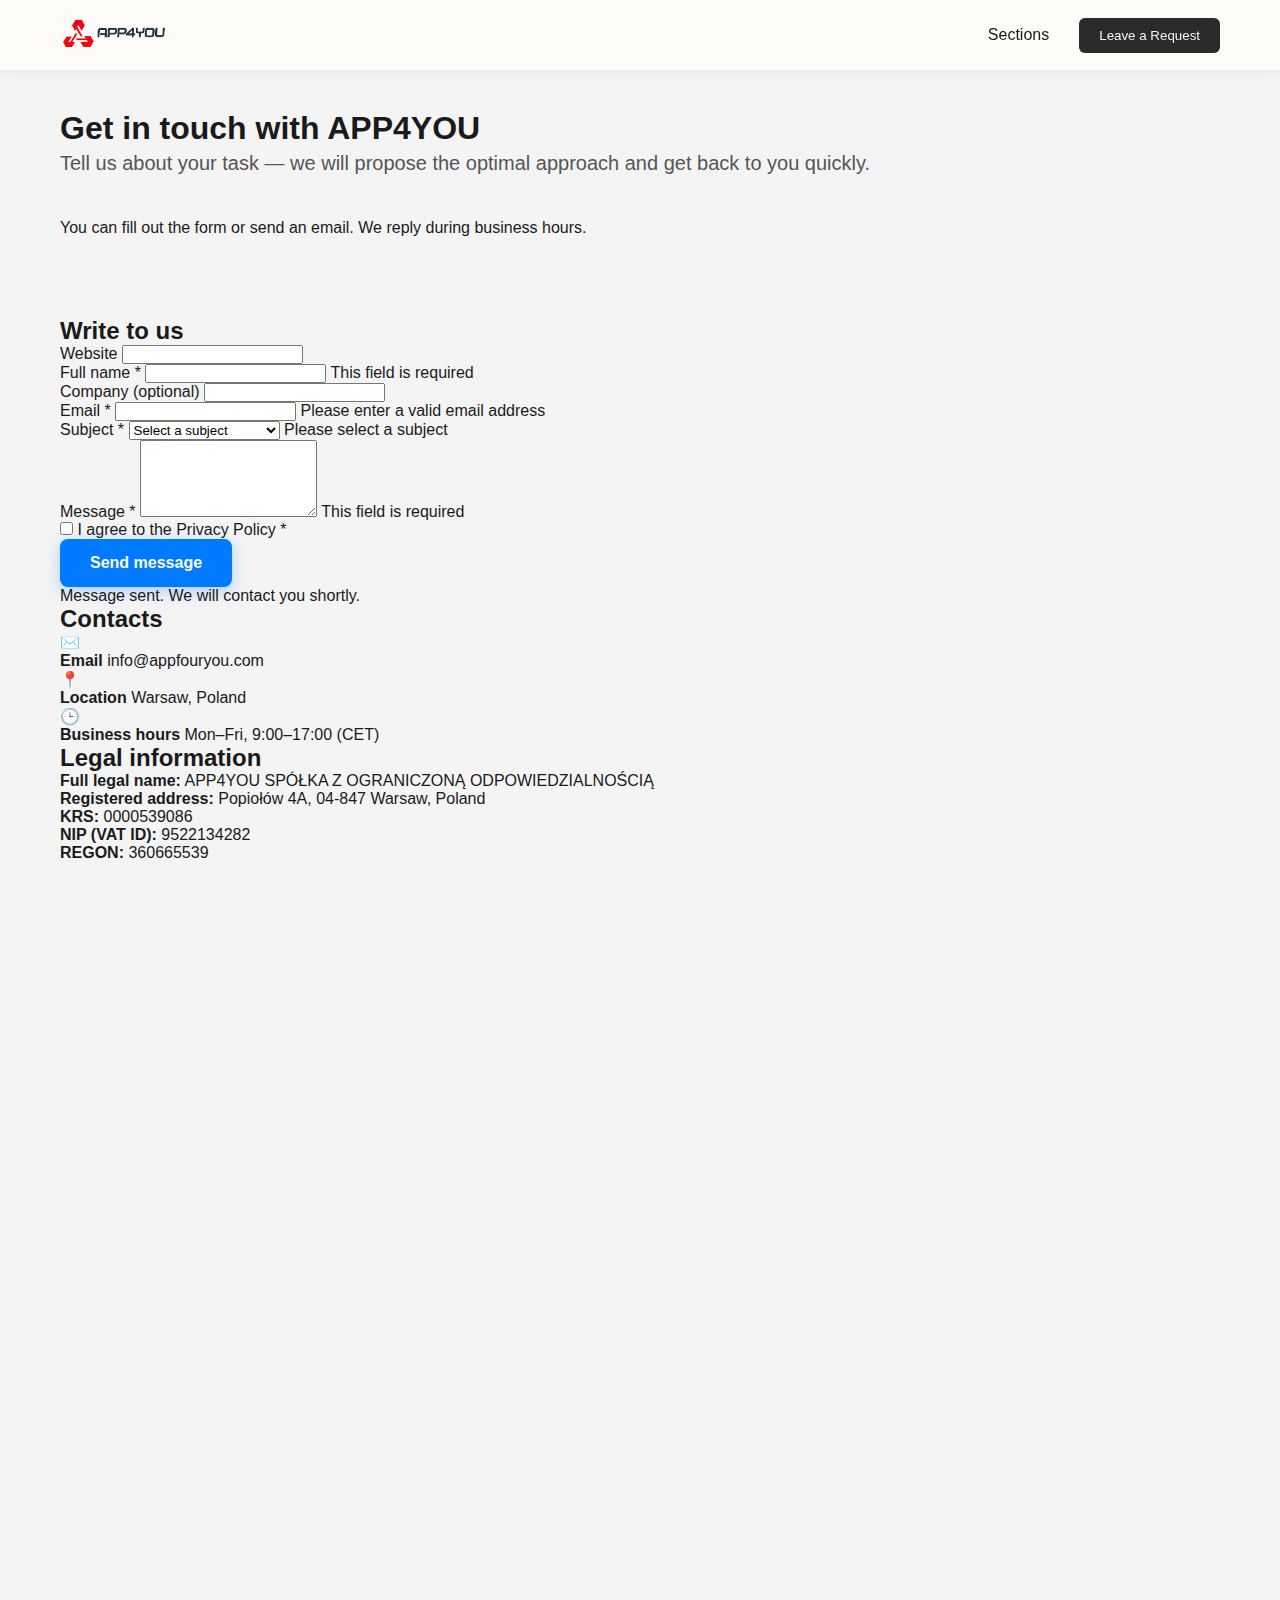
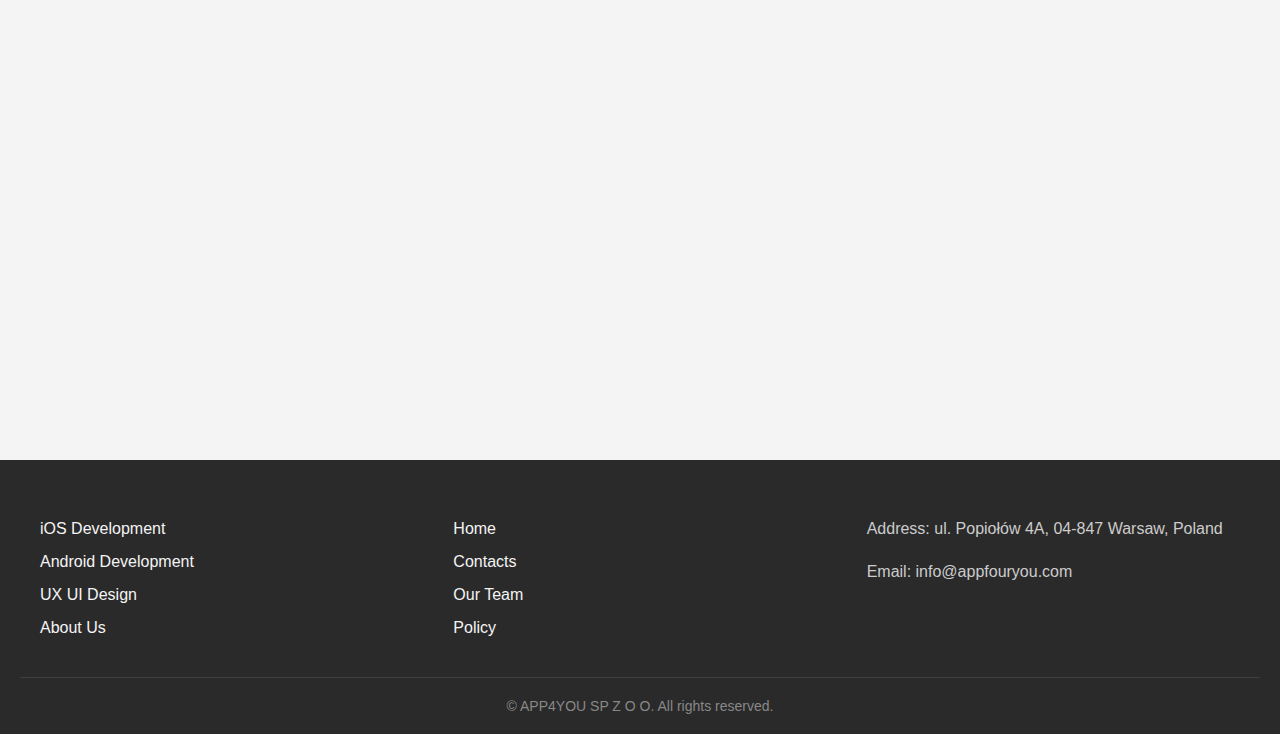
<file: contacts/index.html>
<!DOCTYPE html>
<html lang="en">
<head>
    <meta charset="UTF-8">
    <meta name="viewport" content="width=device-width, initial-scale=1.0">
    <title>APP4YOU</title>
    <link rel="icon" href="/icon.png">
    <link rel="stylesheet" href="/style.css">
</head>
<body>
    <header>
        <div class="header-container">
            <a href="/" class="logo">
                <img src="/logo.png" alt="APP4YOU Logo">
            </a>
            <div class="header-controls">
                <div class="dropdown">
                    <span class="dropdown-title">Sections</span>
                    <div class="dropdown-content">
                        <a href="/">Home</a>
                        <a href="/contacts/">Contacts</a>
                        <a href="/team/">Our Team</a>
                        <a href="/ios-development/">iOS Development</a>
                        <a href="/android-development/">Android Development</a>
                        <a href="/design-ux-ui/">UX UI Design</a>
                        <a href="/about-us/">About Us</a>
                        <a href="/policy/">Policy</a>
                    </div>
                </div>
                <button id="openModalBtn" class="request-btn">Leave a Request</button>
            </div>
        </div>
    </header>

    <main id="main-content">

<section class="contact-hero animate-on-scroll">
    <h1>Get in touch with APP4YOU</h1>
    <p class="hero-subtitle">Tell us about your task &mdash; we will propose the optimal approach and get back to you quickly.</p>
    <p class="hero-text">You can fill out the form or send an email. We reply during business hours.</p>
</section>

<section class="section">
    <div class="contact-grid">
        <div class="contact-form-wrapper animate-on-scroll">
            <h2>Write to us</h2>
            <form id="mainContactForm" class="contact-form" novalidate>
                <div class="form-group honeypot-group">
                    <label for="website">Website</label>
                    <input type="text" id="website" name="website" tabindex="-1" autocomplete="off">
                </div>
                
                <div class="form-group">
                    <label for="fullName">Full name *</label>
                    <input type="text" id="fullName" name="fullName" required>
                    <span class="error-message">This field is required</span>
                </div>

                <div class="form-group">
                    <label for="company">Company (optional)</label>
                    <input type="text" id="company" name="company">
                </div>

                <div class="form-group">
                    <label for="email">Email *</label>
                    <input type="email" id="email" name="email" required>
                    <span class="error-message">Please enter a valid email address</span>
                </div>

                <div class="form-group">
                    <label for="subject">Subject *</label>
                    <select id="subject" name="subject" required>
                        <option value="" disabled selected>Select a subject</option>
                        <option value="ios">iOS Development</option>
                        <option value="android">Android Development</option>
                        <option value="uxui">UX/UI Design</option>
                        <option value="partnership">Partnership</option>
                        <option value="other">Other</option>
                    </select>
                    <span class="error-message">Please select a subject</span>
                </div>

                <div class="form-group">
                    <label for="message">Message *</label>
                    <textarea id="message" name="message" rows="5" required></textarea>
                    <span class="error-message">This field is required</span>
                </div>

                <div class="form-checkbox-group">
                    <input type="checkbox" id="privacyConsent" name="privacyConsent" required>
                    <label for="privacyConsent">I agree to the <a href="/policy/" target="_blank">Privacy Policy</a> *</label>
                </div>

                <button type="submit" id="submitContactBtn" class="btn-primary" disabled>Send message</button>
                <div id="formSuccessMessage" class="success-message">Message sent. We will contact you shortly.</div>
            </form>
        </div>

        <div class="contact-info-wrapper animate-on-scroll">
            <h2>Contacts</h2>
            <div class="contact-cards-container">
                <div class="info-card">
                    <div class="info-icon">✉️</div>
                    <div class="info-text">
                        <strong>Email</strong>
                        <span>info@appfouryou.com</span>
                    </div>
                </div>
                <div class="info-card">
                    <div class="info-icon">📍</div>
                    <div class="info-text">
                        <strong>Location</strong>
                        <span>Warsaw, Poland</span>
                    </div>
                </div>
                <div class="info-card">
                    <div class="info-icon">🕒</div>
                    <div class="info-text">
                        <strong>Business hours</strong>
                        <span>Mon&ndash;Fri, 9:00&ndash;17:00 (CET)</span>
                    </div>
                </div>
            </div>

            <h2 class="legal-title">Legal information</h2>
            <div class="legal-card">
                <p><strong>Full legal name:</strong> APP4YOU SPÓŁKA Z OGRANICZONĄ ODPOWIEDZIALNOŚCIĄ</p>
                <p><strong>Registered address:</strong> Popiołów 4A, 04-847 Warsaw, Poland</p>
                <p><strong>KRS:</strong> 0000539086</p>
                <p><strong>NIP (VAT ID):</strong> 9522134282</p>
                <p><strong>REGON:</strong> 360665539</p>
            </div>
        </div>
    </div>
</section>

<section class="section map-section animate-on-scroll">
    <div class="map-header">
        <h2>Where to find us</h2>
        <p>Our office is located in Warsaw. You can schedule a meeting in advance &mdash; write to us via the form.</p>
    </div>
    <div class="map-container">
        <iframe 
            src="https://www.google.com/maps/embed?pb=!1m18!1m12!1m3!1d156388.35438505505!2d20.921112836248356!3d52.23306532087531!2m3!1f0!2f0!3f0!3m2!1i1024!2i768!4f13.1!3m3!1m2!1s0x471ecc669a869f01%3A0x72f0be2a88ead3fc!2sWarsaw%2C%20Poland!5e0!3m2!1sen!2sus!4v1700000000000!5m2!1sen!2sus" 
            width="100%" 
            height="450" 
            style="border:0;" 
            allowfullscreen="" 
            loading="lazy" 
            referrerpolicy="no-referrer-when-downgrade">
        </iframe>
    </div>
    <div class="map-actions">
        <a href="https://maps.google.com/?q=Warsaw,Poland" target="_blank" class="btn-secondary">Open in Maps</a>
    </div>
</section>

<section class="cta-section animate-on-scroll" style="background: linear-gradient(135deg, var(--color-dark-grey) 0%, #000 100%); margin-bottom: 0;">
    <div class="cta-content">
        <h2>Want to discuss your project faster?</h2>
        <p>Describe the goal, timeline, and desired functionality &mdash; we will prepare a plan of next steps.</p>
        <button id="scrollToFormBtn" class="btn-primary cta-btn">Send a message</button>
    </div>
</section>
      
    </main>

    <footer>
        <div class="footer-container">
            <div class="footer-col">
                <a href="/ios-development/">iOS Development</a>
                <a href="/android-development/">Android Development</a>
                <a href="/design-ux-ui/">UX UI Design</a>
                <a href="/about-us/">About Us</a>
            </div>
            <div class="footer-col">
                <a href="/">Home</a>
                <a href="/contacts/">Contacts</a>
                <a href="/team/">Our Team</a>
                <a href="/policy/">Policy</a>
            </div>
            <div class="footer-col">
                <p>Address: ul. Popiołów 4A, 04-847 Warsaw, Poland</p>
                <p>Email: info@appfouryou.com</p>
            </div>
        </div>
        <div class="footer-bottom">
            &copy; APP4YOU SP Z O O. All rights reserved.
        </div>
    </footer>

    <div id="requestModal" class="modal">
        <div class="modal-content">
            <span class="close-btn">&times;</span>
            <h2>Leave a Request</h2>
            <form id="requestForm">
                <input type="text" placeholder="Name" required>
                <input type="text" placeholder="Company">
                <input type="email" placeholder="Email" required>
                <textarea placeholder="Comment" rows="4"></textarea>
                <button type="submit">Submit</button>
                <p class="privacy-notice">
                    By clicking "Submit", you agree to the processing of personal data in accordance with the <a href="/policy/">privacy policy</a>.
                </p>
            </form>
        </div>
    </div>

    <script src="/script.js"></script>
</body>
</html>
</file>
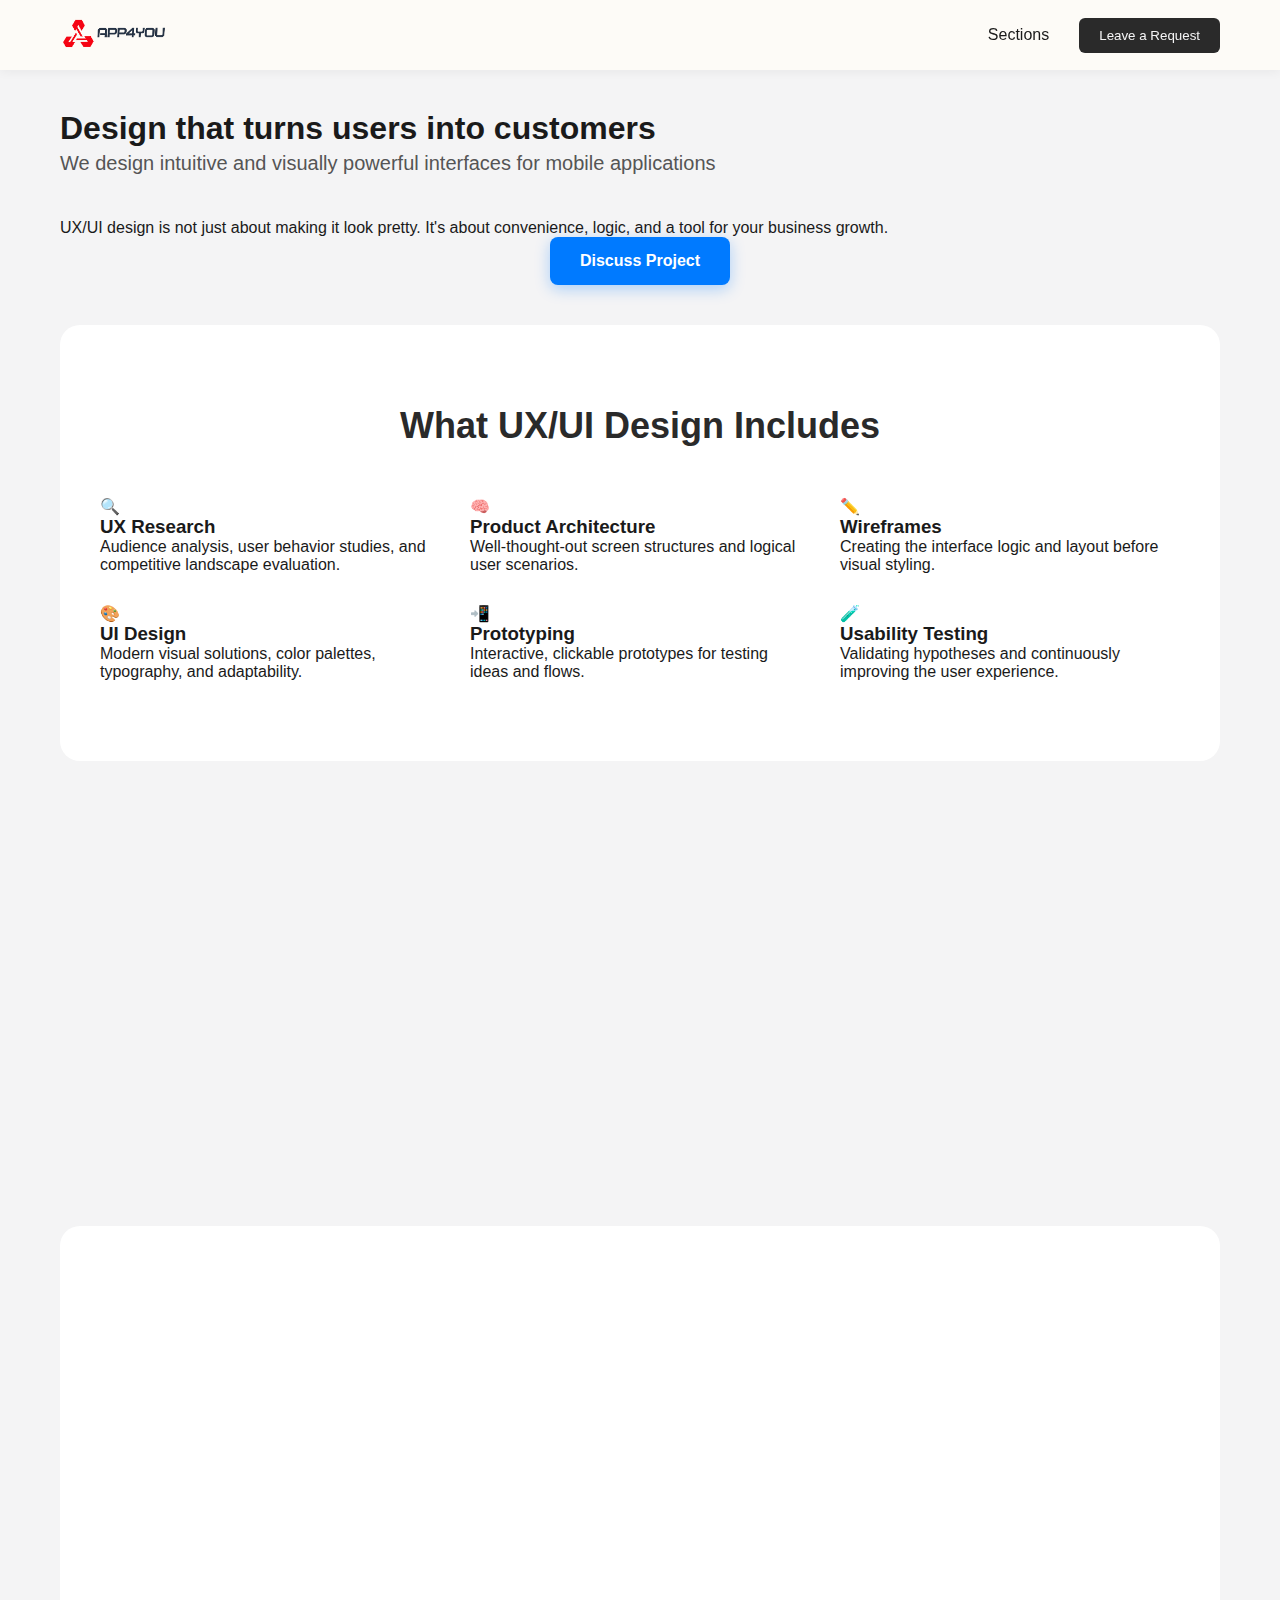
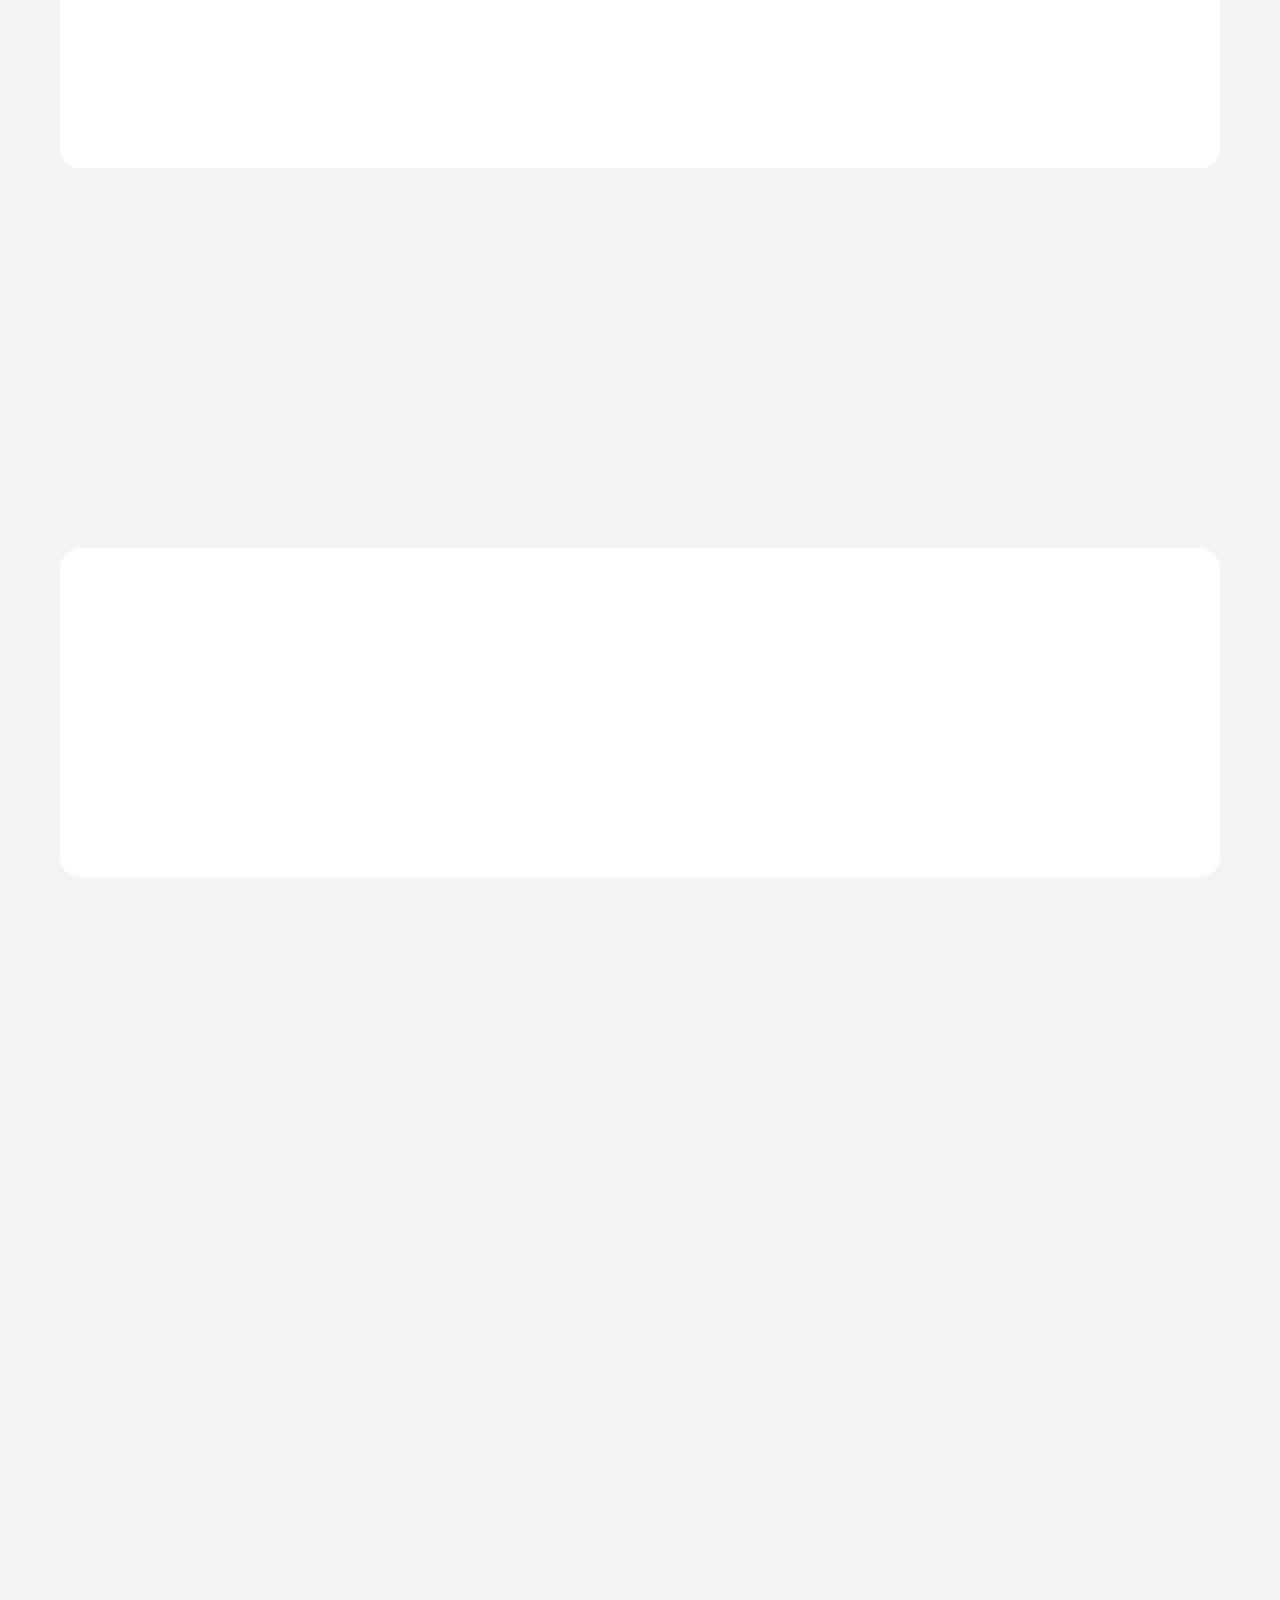
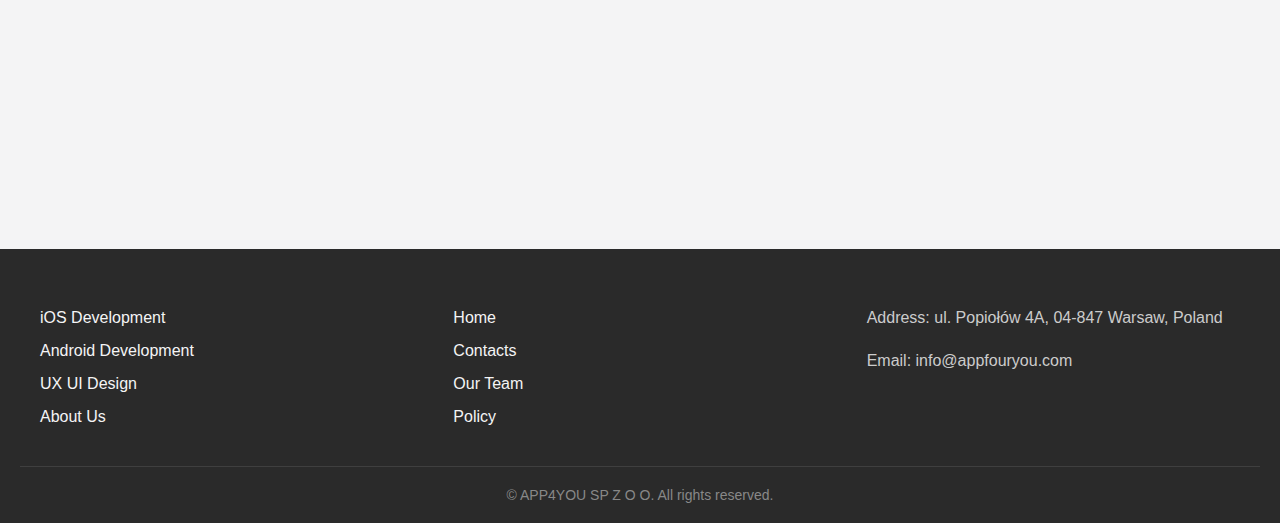
<file: design-ux-ui/index.html>
<!DOCTYPE html>
<html lang="en">
<head>
    <meta charset="UTF-8">
    <meta name="viewport" content="width=device-width, initial-scale=1.0">
    <title>APP4YOU</title>
    <link rel="icon" href="/icon.png">
    <link rel="stylesheet" href="/style.css">
</head>
<body>
    <header>
        <div class="header-container">
            <a href="/" class="logo">
                <img src="/logo.png" alt="APP4YOU Logo">
            </a>
            <div class="header-controls">
                <div class="dropdown">
                    <span class="dropdown-title">Sections</span>
                    <div class="dropdown-content">
                        <a href="/">Home</a>
                        <a href="/contacts/">Contacts</a>
                        <a href="/team/">Our Team</a>
                        <a href="/ios-development/">iOS Development</a>
                        <a href="/android-development/">Android Development</a>
                        <a href="/design-ux-ui/">UX UI Design</a>
                        <a href="/about-us/">About Us</a>
                        <a href="/policy/">Policy</a>
                    </div>
                </div>
                <button id="openModalBtn" class="request-btn">Leave a Request</button>
            </div>
        </div>
    </header>

    <main id="main-content">

<section class="ux-hero-section">
    <div class="ux-hero-content animate-on-scroll">
        <h1>Design that turns users into customers</h1>
        <p class="hero-subtitle">We design intuitive and visually powerful interfaces for mobile applications</p>
        <p class="hero-text">UX/UI design is not just about making it look pretty. It's about convenience, logic, and a tool for your business growth.</p>
        <div class="hero-buttons">
            <button id="uxHeroModalBtn" class="btn-primary">Discuss Project</button>
        </div>
    </div>
    <div class="ux-hero-visual animate-on-scroll">
        <div class="ui-card card-1">
            <div class="ui-avatar"></div>
            <div class="ui-line"></div>
            <div class="ui-line short"></div>
        </div>
        <div class="ui-card card-2">
            <div class="ui-graph"></div>
            <div class="ui-line"></div>
        </div>
        <div class="ui-card card-3">
            <div class="ui-button"></div>
            <div class="ui-button outline"></div>
        </div>
    </div>
</section>

<section class="section bg-light">
    <h2 class="section-title animate-on-scroll">What UX/UI Design Includes</h2>
    <div class="grid-3 animate-on-scroll">
        <div class="ux-service-card">
            <div class="ux-icon">🔍</div>
            <h3>UX Research</h3>
            <p>Audience analysis, user behavior studies, and competitive landscape evaluation.</p>
        </div>
        <div class="ux-service-card">
            <div class="ux-icon">🧠</div>
            <h3>Product Architecture</h3>
            <p>Well-thought-out screen structures and logical user scenarios.</p>
        </div>
        <div class="ux-service-card">
            <div class="ux-icon">✏️</div>
            <h3>Wireframes</h3>
            <p>Creating the interface logic and layout before visual styling.</p>
        </div>
        <div class="ux-service-card">
            <div class="ux-icon">🎨</div>
            <h3>UI Design</h3>
            <p>Modern visual solutions, color palettes, typography, and adaptability.</p>
        </div>
        <div class="ux-service-card">
            <div class="ux-icon">📲</div>
            <h3>Prototyping</h3>
            <p>Interactive, clickable prototypes for testing ideas and flows.</p>
        </div>
        <div class="ux-service-card">
            <div class="ux-icon">🧪</div>
            <h3>Usability Testing</h3>
            <p>Validating hypotheses and continuously improving the user experience.</p>
        </div>
    </div>
</section>

<section class="section">
    <h2 class="section-title animate-on-scroll">Why Design is Critical</h2>
    <div class="grid-4 animate-on-scroll">
        <div class="critical-box">
            <div class="critical-icon">📈</div>
            <h4>Increases Conversion</h4>
            <p>Intuitive flows lead to more completed actions.</p>
        </div>
        <div class="critical-box">
            <div class="critical-icon">⏳</div>
            <h4>Reduces Bounce Rate</h4>
            <p>Engaging interfaces keep users in the app longer.</p>
        </div>
        <div class="critical-box">
            <div class="critical-icon">⭐</div>
            <h4>Boosts Loyalty</h4>
            <p>Pleasant experiences turn users into brand advocates.</p>
        </div>
        <div class="critical-box">
            <div class="critical-icon">💬</div>
            <h4>Simplifies Interaction</h4>
            <p>Reducing cognitive load for faster goal achievement.</p>
        </div>
    </div>
</section>

<section class="section bg-light">
    <h2 class="section-title animate-on-scroll">Our UX/UI Development Process</h2>
    
    <div class="vertical-timeline animate-on-scroll" style="margin-top: 40px;">
        <div class="v-timeline-item">
            <div class="v-step ux-step">1</div>
            <div class="v-content">
                <h3>Research</h3>
                <p>Defining goals, target audience, and product objectives.</p>
            </div>
        </div>
        <div class="v-timeline-item">
            <div class="v-step ux-step">2</div>
            <div class="v-content">
                <h3>Wireframing</h3>
                <p>Creating screen structures and defining user journeys.</p>
            </div>
        </div>
        <div class="v-timeline-item">
            <div class="v-step ux-step">3</div>
            <div class="v-content">
                <h3>Prototyping</h3>
                <p>Developing interactive, clickable models of the application.</p>
            </div>
        </div>
        <div class="v-timeline-item">
            <div class="v-step ux-step">4</div>
            <div class="v-content">
                <h3>Visual Design</h3>
                <p>Forming the visual style, typography, and color system.</p>
            </div>
        </div>
        <div class="v-timeline-item">
            <div class="v-step ux-step">5</div>
            <div class="v-content">
                <h3>Developer Handoff</h3>
                <p>Preparing the UI kit and comprehensive documentation for the dev team.</p>
            </div>
        </div>
    </div>
</section>

<section class="section">
    <div class="approach-container animate-on-scroll">
        <div class="approach-text">
            <h2>The APP4YOU Approach</h2>
            <p>We create interfaces that not only look modern but also deliver tangible business results. Our approach is deeply rooted in analytics, testing, and a profound understanding of user behavior.</p>
            <ul class="approach-list">
                <li><span>✔</span> Logic before aesthetics</li>
                <li><span>✔</span> Minimalism without sacrificing functionality</li>
                <li><span>✔</span> Intuitive and seamless navigation</li>
                <li><span>✔</span> Perfect adaptability across all devices</li>
            </ul>
        </div>
    </div>
</section>

<section class="section bg-light">
    <h2 class="section-title animate-on-scroll">UI & Design System</h2>
    
    <div class="grid-3 animate-on-scroll" style="margin-top: 40px;">
        <div class="system-card">
            <div class="system-icon">📐</div>
            <h3>Design System</h3>
            <p>Creating a unified system of reusable components to ensure high scalability.</p>
        </div>
        <div class="system-card">
            <div class="system-icon">🎯</div>
            <h3>Consistency</h3>
            <p>Maintaining a single, cohesive visual style across all parts of your product.</p>
        </div>
        <div class="system-card">
            <div class="system-icon">🔄</div>
            <h3>Dev Handoff</h3>
            <p>Optimizing the transfer of designs to code for faster and precise development.</p>
        </div>
    </div>
</section>

<section class="section">
    <h2 class="section-title animate-on-scroll">Tools We Use</h2>
    <div class="tools-grid animate-on-scroll">
        <div class="tool-item">
            <h4>Figma</h4>
            <div class="tool-desc">Collaborative interface design and prototyping.</div>
        </div>
        <div class="tool-item">
            <h4>Adobe XD</h4>
            <div class="tool-desc">Vector-based user experience design.</div>
        </div>
        <div class="tool-item">
            <h4>Sketch</h4>
            <div class="tool-desc">Digital design toolkit for macOS.</div>
        </div>
        <div class="tool-item">
            <h4>Principle</h4>
            <div class="tool-desc">Animated and interactive user interfaces.</div>
        </div>
        <div class="tool-item">
            <h4>After Effects</h4>
            <div class="tool-desc">Advanced micro-interactions and motion graphics.</div>
        </div>
    </div>
</section>

<section class="cta-section animate-on-scroll" style="background: linear-gradient(135deg, #2D2D3D 0%, #1A1A24 100%);">
    <div class="cta-content">
        <h2>Ready to build an interface your users will love?</h2>
        <p>Contact us to discuss your product and its user experience strategy.</p>
        <button id="uxCtaModalBtn" class="btn-primary cta-btn">Start Collaboration</button>
    </div>
</section>
      
    </main>

    <footer>
        <div class="footer-container">
            <div class="footer-col">
                <a href="/ios-development/">iOS Development</a>
                <a href="/android-development/">Android Development</a>
                <a href="/design-ux-ui/">UX UI Design</a>
                <a href="/about-us/">About Us</a>
            </div>
            <div class="footer-col">
                <a href="/">Home</a>
                <a href="/contacts/">Contacts</a>
                <a href="/team/">Our Team</a>
                <a href="/policy/">Policy</a>
            </div>
            <div class="footer-col">
                <p>Address: ul. Popiołów 4A, 04-847 Warsaw, Poland</p>
                <p>Email: info@appfouryou.com</p>
            </div>
        </div>
        <div class="footer-bottom">
            &copy; APP4YOU SP Z O O. All rights reserved.
        </div>
    </footer>

    <div id="requestModal" class="modal">
        <div class="modal-content">
            <span class="close-btn">&times;</span>
            <h2>Leave a Request</h2>
            <form id="requestForm">
                <input type="text" placeholder="Name" required>
                <input type="text" placeholder="Company">
                <input type="email" placeholder="Email" required>
                <textarea placeholder="Comment" rows="4"></textarea>
                <button type="submit">Submit</button>
                <p class="privacy-notice">
                    By clicking "Submit", you agree to the processing of personal data in accordance with the <a href="/policy/">privacy policy</a>.
                </p>
            </form>
        </div>
    </div>

    <script src="/script.js"></script>
</body>
</html>
</file>
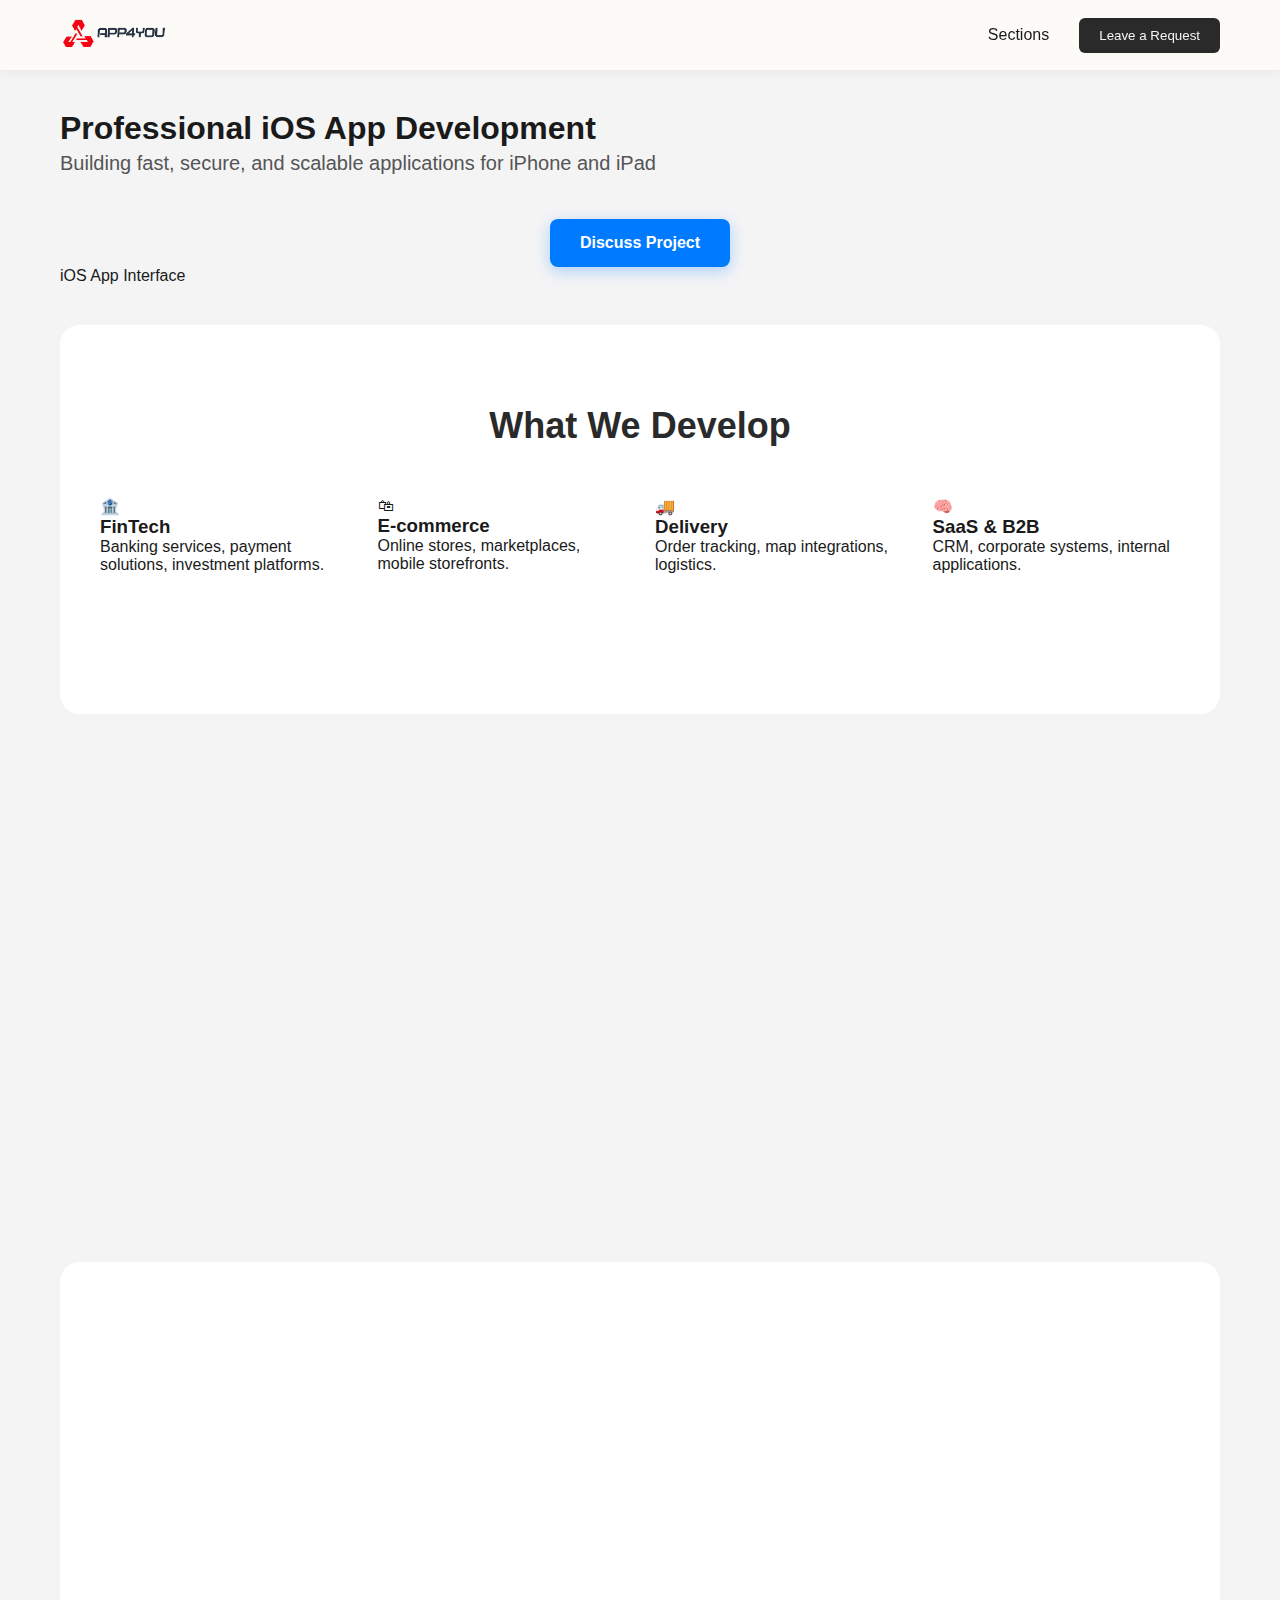
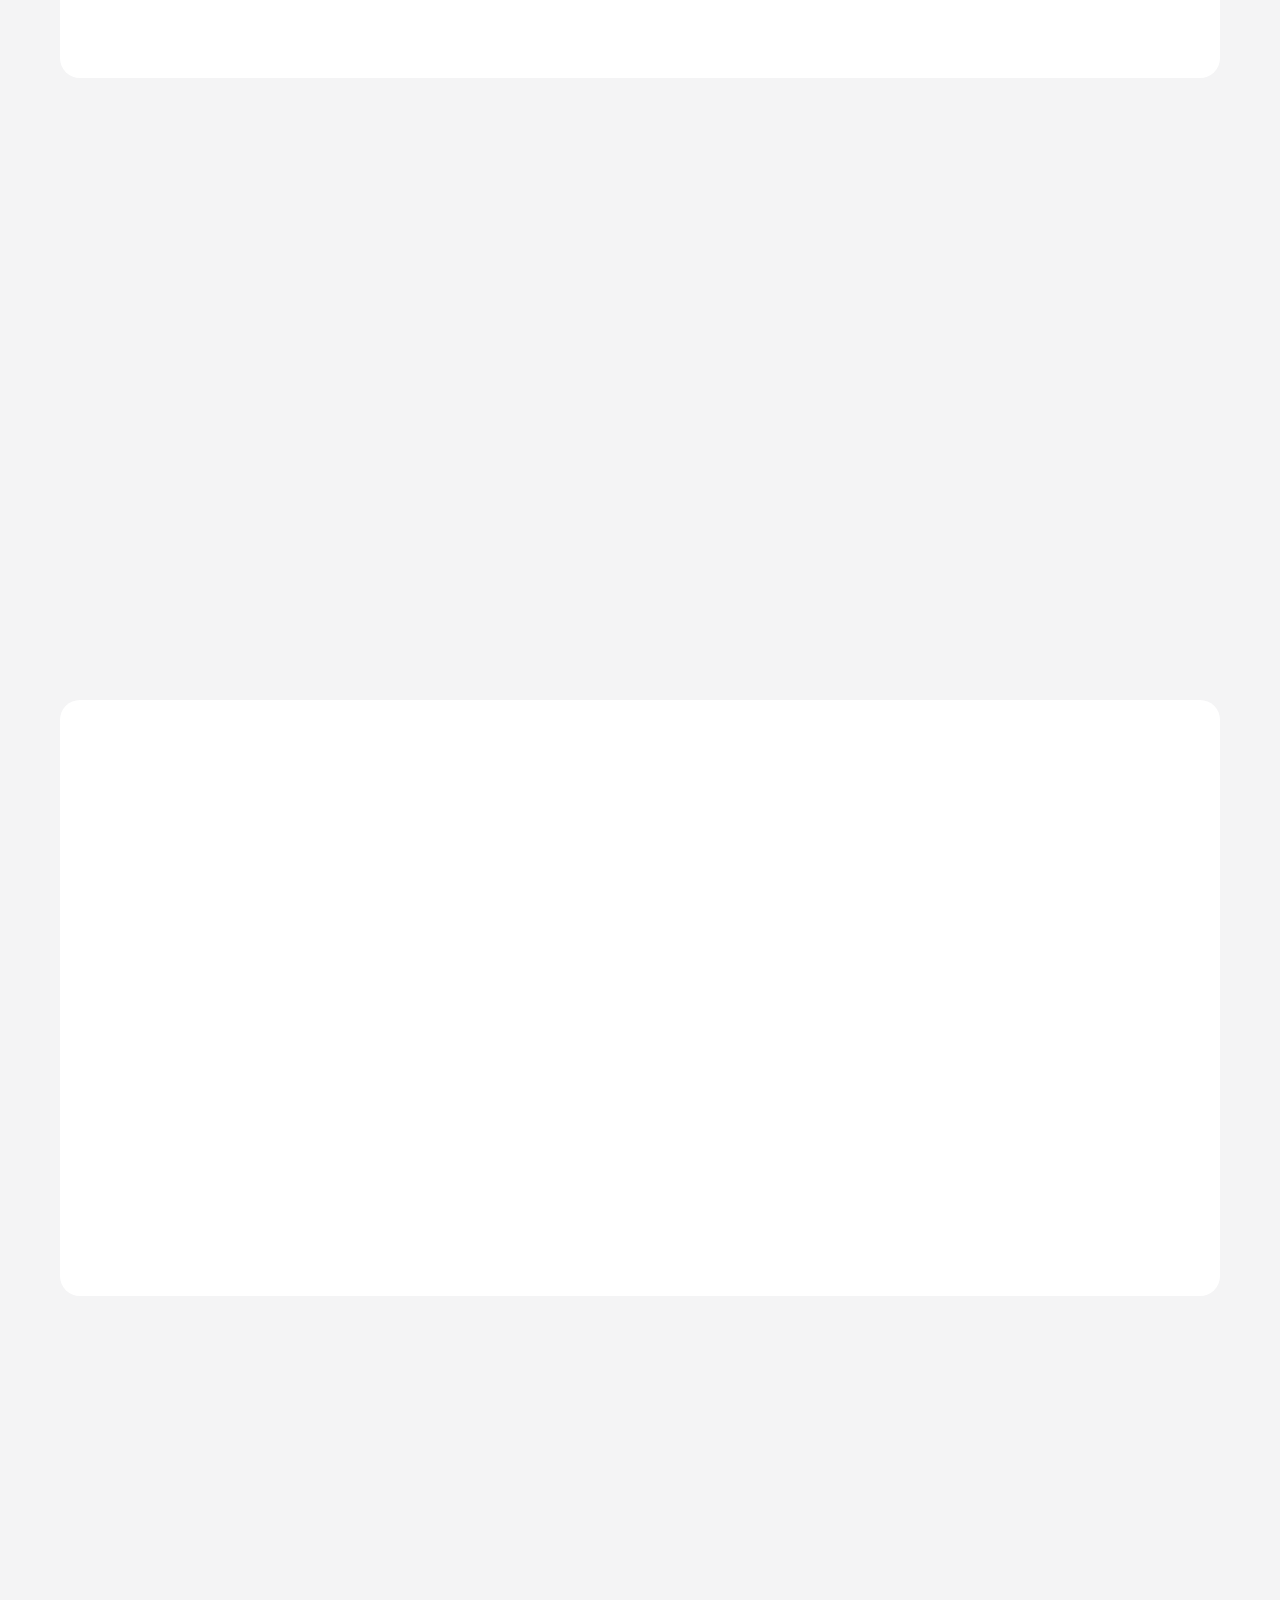
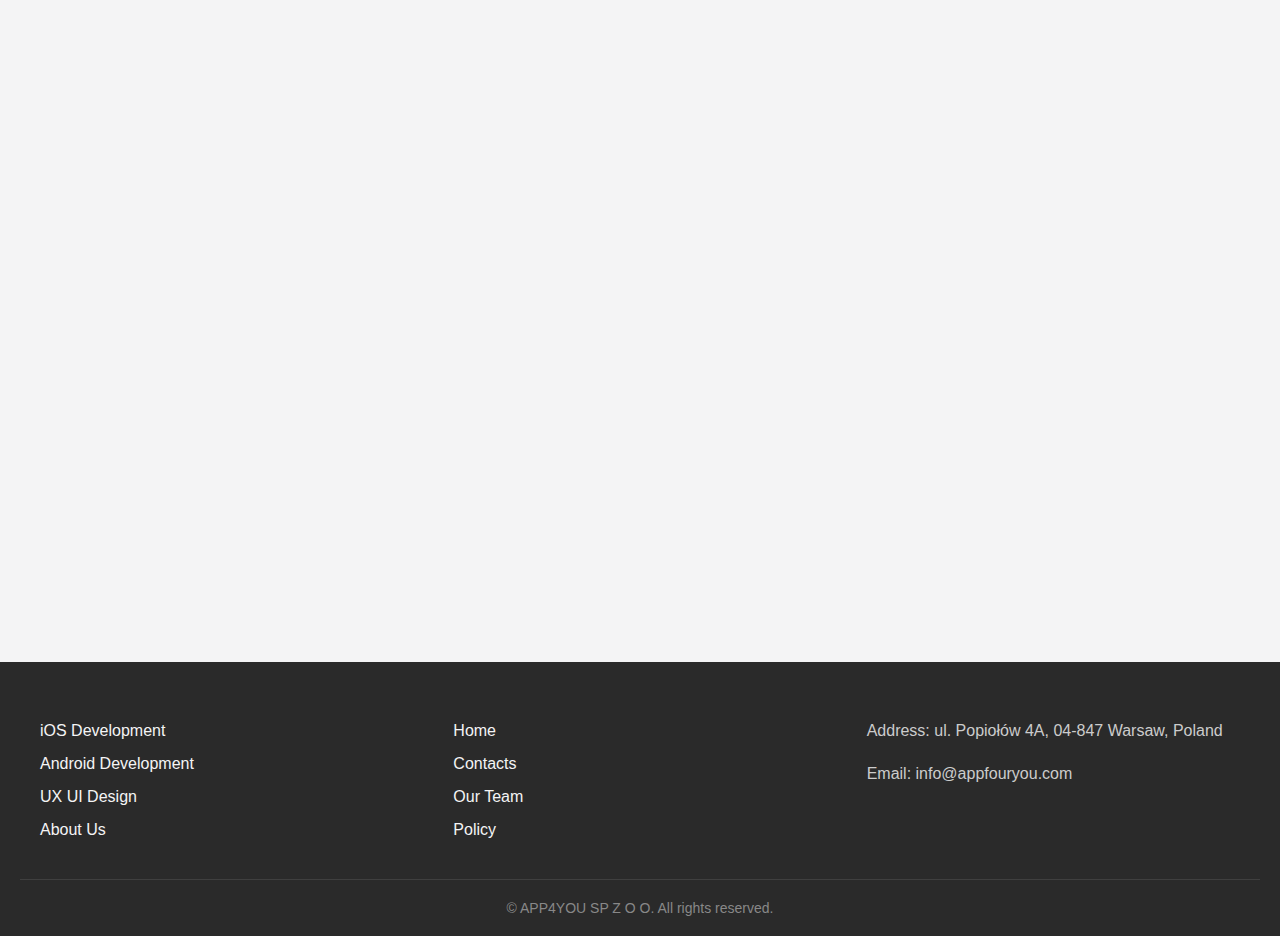
<file: ios-development/index.html>
<!DOCTYPE html>
<html lang="en">
<head>
    <meta charset="UTF-8">
    <meta name="viewport" content="width=device-width, initial-scale=1.0">
    <title>APP4YOU</title>
    <link rel="icon" href="/icon.png">
    <link rel="stylesheet" href="/style.css">
</head>
<body>
    <header>
        <div class="header-container">
            <a href="/" class="logo">
                <img src="/logo.png" alt="APP4YOU Logo">
            </a>
            <div class="header-controls">
                <div class="dropdown">
                    <span class="dropdown-title">Sections</span>
                    <div class="dropdown-content">
                        <a href="/">Home</a>
                        <a href="/contacts/">Contacts</a>
                        <a href="/team/">Our Team</a>
                        <a href="/ios-development/">iOS Development</a>
                        <a href="/android-development/">Android Development</a>
                        <a href="/design-ux-ui/">UX UI Design</a>
                        <a href="/about-us/">About Us</a>
                        <a href="/policy/">Policy</a>
                    </div>
                </div>
                <button id="openModalBtn" class="request-btn">Leave a Request</button>
            </div>
        </div>
    </header>

    <main id="main-content">



<section class="ios-hero-section">
    <div class="ios-hero-content animate-on-scroll">
        <h1>Professional iOS App Development</h1>
        <p class="hero-subtitle">Building fast, secure, and scalable applications for iPhone and iPad</p>
        <div class="hero-buttons">
            <button id="iosHeroModalBtn" class="btn-primary">Discuss Project</button>
        </div>
    </div>
    <div class="ios-hero-image animate-on-scroll">
        <div class="mockup-placeholder">
            <span>iOS App Interface</span>
        </div>
    </div>
</section>

<section class="section bg-light">
    <h2 class="section-title animate-on-scroll">What We Develop</h2>
    <div class="grid-4 animate-on-scroll">
        <div class="app-type-card">
            <div class="app-icon">🏦</div>
            <h3>FinTech</h3>
            <p>Banking services, payment solutions, investment platforms.</p>
        </div>
        <div class="app-type-card">
            <div class="app-icon">🛍</div>
            <h3>E-commerce</h3>
            <p>Online stores, marketplaces, mobile storefronts.</p>
        </div>
        <div class="app-type-card">
            <div class="app-icon">🚚</div>
            <h3>Delivery</h3>
            <p>Order tracking, map integrations, logistics.</p>
        </div>
        <div class="app-type-card">
            <div class="app-icon">🧠</div>
            <h3>SaaS & B2B</h3>
            <p>CRM, corporate systems, internal applications.</p>
        </div>
    </div>
</section>

<section class="section">
    <h2 class="section-title animate-on-scroll">Technologies We Use</h2>
    <div class="tech-grid animate-on-scroll">
        <div class="tech-item">
            <span class="tech-badge">Language</span>
            <h4>Swift</h4>
        </div>
        <div class="tech-item">
            <span class="tech-badge">UI Framework</span>
            <h4>SwiftUI</h4>
        </div>
        <div class="tech-item">
            <span class="tech-badge">Complex UI</span>
            <h4>UIKit</h4>
        </div>
        <div class="tech-item">
            <span class="tech-badge">Database</span>
            <h4>CoreData / CloudKit</h4>
        </div>
        <div class="tech-item">
            <span class="tech-badge">API</span>
            <h4>REST / GraphQL</h4>
        </div>
        <div class="tech-item">
            <span class="tech-badge">Backend</span>
            <h4>Firebase / AWS</h4>
        </div>
    </div>
</section>

<section class="section bg-light">
    <h2 class="section-title animate-on-scroll">Why iOS is Profitable</h2>
    <div class="grid-4 animate-on-scroll">
        <div class="feature-box">
            <div class="feature-icon">💰</div>
            <h4>Solvent Audience</h4>
            <p>Higher average check</p>
        </div>
        <div class="feature-box">
            <div class="feature-icon">🔒</div>
            <h4>High Security</h4>
            <p>Strict Apple guidelines</p>
        </div>
        <div class="feature-box">
            <div class="feature-icon">📈</div>
            <h4>High Conversion</h4>
            <p>Better user retention rates</p>
        </div>
        <div class="feature-box">
            <div class="feature-icon">🌍</div>
            <h4>Global Market</h4>
            <p>Access to millions of users worldwide</p>
        </div>
    </div>
</section>

<section class="section">
    <h2 class="section-title animate-on-scroll">Our Development Process</h2>
    <div class="vertical-timeline animate-on-scroll">
        <div class="v-timeline-item">
            <div class="v-step">1</div>
            <div class="v-content">
                <h3>Analytics</h3>
                <p>Market, competitor, and target audience research.</p>
            </div>
        </div>
        <div class="v-timeline-item">
            <div class="v-step">2</div>
            <div class="v-content">
                <h3>UX/UI Prototyping</h3>
                <p>Creating wireframes and interactive prototypes.</p>
            </div>
        </div>
        <div class="v-timeline-item">
            <div class="v-step">3</div>
            <div class="v-content">
                <h3>Development</h3>
                <p>Clean architecture, modularity, and scalability.</p>
            </div>
        </div>
        <div class="v-timeline-item">
            <div class="v-step">4</div>
            <div class="v-content">
                <h3>Testing</h3>
                <p>Unit tests, QA, and beta testing.</p>
            </div>
        </div>
        <div class="v-timeline-item">
            <div class="v-step">5</div>
            <div class="v-content">
                <h3>App Store Publication</h3>
                <p>Metadata preparation, optimization, and review process.</p>
            </div>
        </div>
    </div>
</section>

<section class="section bg-light">
    <h2 class="section-title animate-on-scroll">Development Cost</h2>
    <div class="pricing-grid animate-on-scroll">
        <div class="pricing-card">
            <h3>MVP</h3>
            <div class="price">from &euro;15,000</div>
            <p>Basic product version to test the market</p>
            <button class="btn-secondary pricing-btn">Get Estimate</button>
        </div>
        <div class="pricing-card popular">
            <div class="popular-badge">Most Popular</div>
            <h3>Business</h3>
            <div class="price">from &euro;30,000</div>
            <p>Extended functionality and integrations</p>
            <button class="btn-primary pricing-btn">Get Estimate</button>
        </div>
        <div class="pricing-card">
            <h3>Enterprise</h3>
            <div class="price">Custom</div>
            <p>Complex systems and high scalability</p>
            <button class="btn-secondary pricing-btn">Get Estimate</button>
        </div>
    </div>
</section>

<section class="section">
    <h2 class="section-title animate-on-scroll">FAQ</h2>
    <div class="faq-container animate-on-scroll">
        <div class="faq-item">
            <div class="faq-question">
                <h3>How long does development take?</h3>
                <span class="faq-icon">+</span>
            </div>
            <div class="faq-answer">
                <p>Usually between 4 to 16 weeks, depending on the complexity of the project.</p>
            </div>
        </div>
        <div class="faq-item">
            <div class="faq-question">
                <h3>Do you help with App Store publication?</h3>
                <span class="faq-icon">+</span>
            </div>
            <div class="faq-answer">
                <p>Yes, we fully support the publication process, including passing the Apple review.</p>
            </div>
        </div>
        <div class="faq-item">
            <div class="faq-question">
                <h3>Do you work under an NDA?</h3>
                <span class="faq-icon">+</span>
            </div>
            <div class="faq-answer">
                <p>Yes, we sign a Non-Disclosure Agreement before discussing any project details to protect your intellectual property.</p>
            </div>
        </div>
    </div>
</section>

<section class="cta-section animate-on-scroll">
    <div class="cta-content">
        <h2>Ready to launch your iOS app?</h2>
        <p>Leave a request and get a consultation from our team within 24 hours.</p>
        <button id="iosCtaModalBtn" class="btn-primary cta-btn">Start Project</button>
    </div>
</section>


      
      
    </main>

    <footer>
        <div class="footer-container">
            <div class="footer-col">
                <a href="/ios-development/">iOS Development</a>
                <a href="/android-development/">Android Development</a>
                <a href="/design-ux-ui/">UX UI Design</a>
                <a href="/about-us/">About Us</a>
            </div>
            <div class="footer-col">
                <a href="/">Home</a>
                <a href="/contacts/">Contacts</a>
                <a href="/team/">Our Team</a>
                <a href="/policy/">Policy</a>
            </div>
            <div class="footer-col">
                <p>Address: ul. Popiołów 4A, 04-847 Warsaw, Poland</p>
                <p>Email: info@appfouryou.com</p>
            </div>
        </div>
        <div class="footer-bottom">
            &copy; APP4YOU SP Z O O. All rights reserved.
        </div>
    </footer>

    <div id="requestModal" class="modal">
        <div class="modal-content">
            <span class="close-btn">&times;</span>
            <h2>Leave a Request</h2>
            <form id="requestForm">
                <input type="text" placeholder="Name" required>
                <input type="text" placeholder="Company">
                <input type="email" placeholder="Email" required>
                <textarea placeholder="Comment" rows="4"></textarea>
                <button type="submit">Submit</button>
                <p class="privacy-notice">
                    By clicking "Submit", you agree to the processing of personal data in accordance with the <a href="/policy/">privacy policy</a>.
                </p>
            </form>
        </div>
    </div>

    <script src="/script.js"></script>
</body>
</html>
</file>
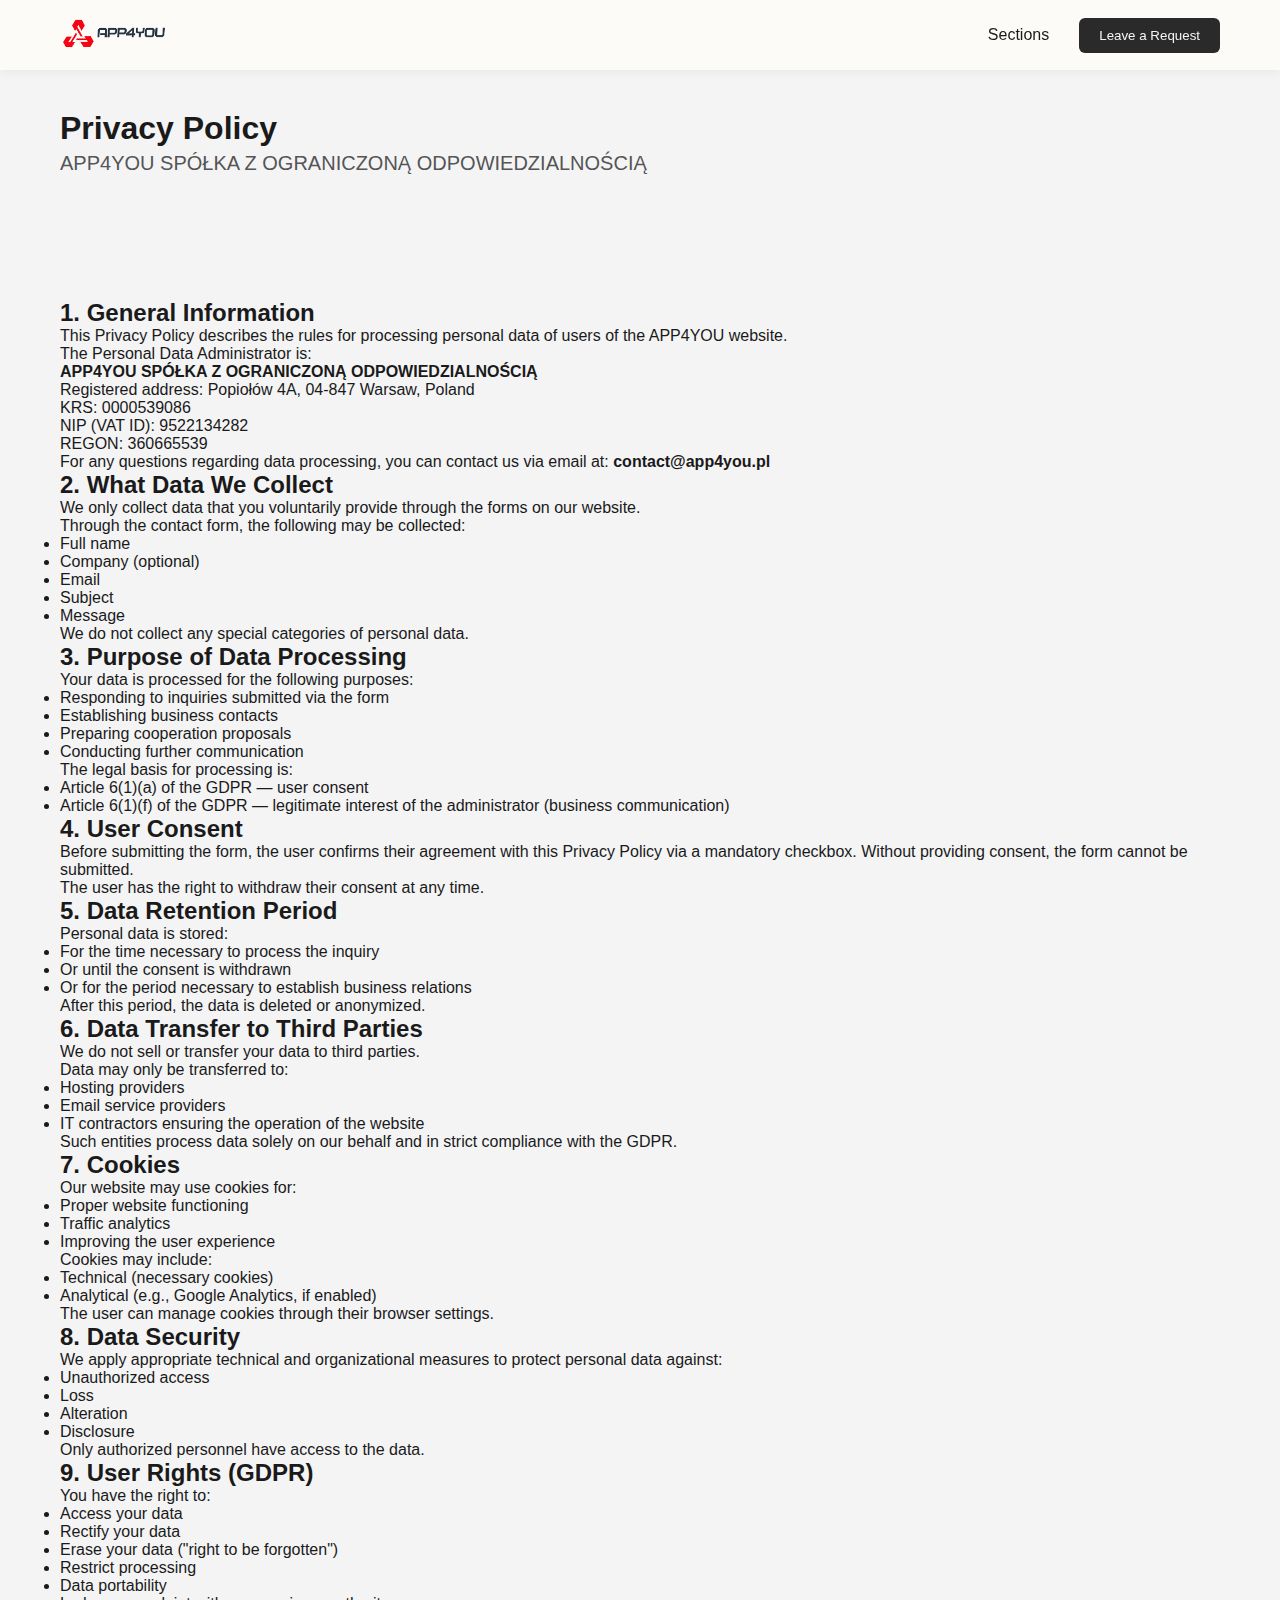
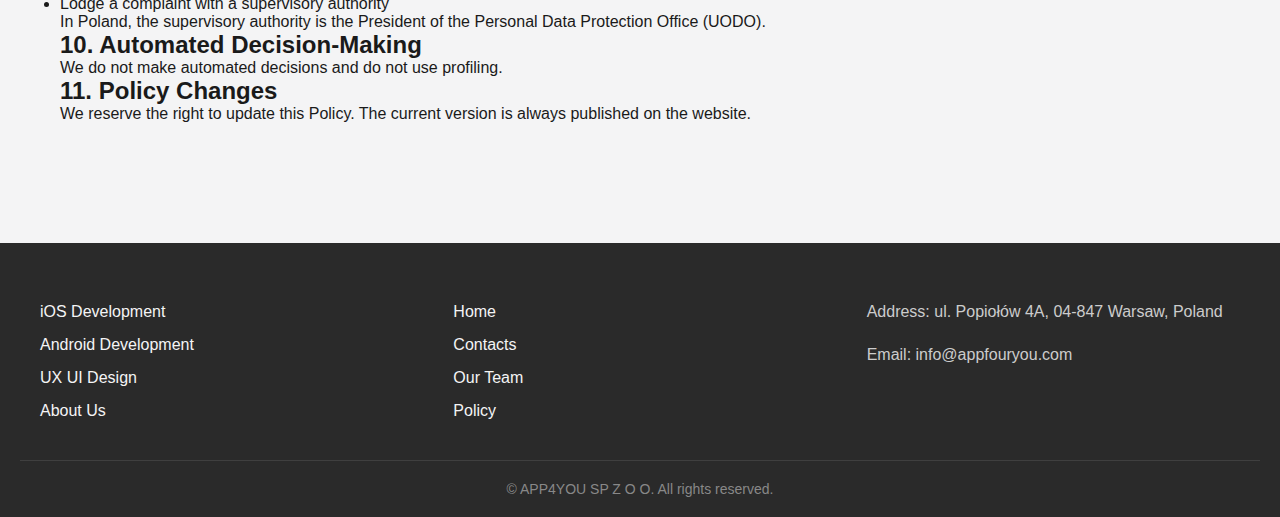
<file: policy/index.html>
<!DOCTYPE html>
<html lang="en">
<head>
    <meta charset="UTF-8">
    <meta name="viewport" content="width=device-width, initial-scale=1.0">
    <title>APP4YOU</title>
    <link rel="icon" href="/icon.png">
    <link rel="stylesheet" href="/style.css">
</head>
<body>
    <header>
        <div class="header-container">
            <a href="/" class="logo">
                <img src="/logo.png" alt="APP4YOU Logo">
            </a>
            <div class="header-controls">
                <div class="dropdown">
                    <span class="dropdown-title">Sections</span>
                    <div class="dropdown-content">
                        <a href="/">Home</a>
                        <a href="/contacts/">Contacts</a>
                        <a href="/team/">Our Team</a>
                        <a href="/ios-development/">iOS Development</a>
                        <a href="/android-development/">Android Development</a>
                        <a href="/design-ux-ui/">UX UI Design</a>
                        <a href="/about-us/">About Us</a>
                        <a href="/policy/">Policy</a>
                    </div>
                </div>
                <button id="openModalBtn" class="request-btn">Leave a Request</button>
            </div>
        </div>
    </header>

    <main id="main-content">

<section class="policy-hero animate-on-scroll">
    <h1>Privacy Policy</h1>
    <p class="hero-subtitle">APP4YOU SPÓŁKA Z OGRANICZONĄ ODPOWIEDZIALNOŚCIĄ</p>
</section>

<section class="section policy-content-section animate-on-scroll">
    <div class="policy-container">
        <div class="policy-block">
            <h2>1. General Information</h2>
            <p>This Privacy Policy describes the rules for processing personal data of users of the APP4YOU website.</p>
            <p>The Personal Data Administrator is:</p>
            <p>
                <strong>APP4YOU SPÓŁKA Z OGRANICZONĄ ODPOWIEDZIALNOŚCIĄ</strong><br>
                Registered address: Popiołów 4A, 04-847 Warsaw, Poland<br>
                KRS: 0000539086<br>
                NIP (VAT ID): 9522134282<br>
                REGON: 360665539
            </p>
            <p>For any questions regarding data processing, you can contact us via email at: <strong>contact@app4you.pl</strong></p>
        </div>

        <div class="policy-block">
            <h2>2. What Data We Collect</h2>
            <p>We only collect data that you voluntarily provide through the forms on our website.</p>
            <p>Through the contact form, the following may be collected:</p>
            <ul>
                <li>Full name</li>
                <li>Company (optional)</li>
                <li>Email</li>
                <li>Subject</li>
                <li>Message</li>
            </ul>
            <p>We do not collect any special categories of personal data.</p>
        </div>

        <div class="policy-block">
            <h2>3. Purpose of Data Processing</h2>
            <p>Your data is processed for the following purposes:</p>
            <ul>
                <li>Responding to inquiries submitted via the form</li>
                <li>Establishing business contacts</li>
                <li>Preparing cooperation proposals</li>
                <li>Conducting further communication</li>
            </ul>
            <p>The legal basis for processing is:</p>
            <ul>
                <li>Article 6(1)(a) of the GDPR — user consent</li>
                <li>Article 6(1)(f) of the GDPR — legitimate interest of the administrator (business communication)</li>
            </ul>
        </div>

        <div class="policy-block">
            <h2>4. User Consent</h2>
            <p>Before submitting the form, the user confirms their agreement with this Privacy Policy via a mandatory checkbox. Without providing consent, the form cannot be submitted.</p>
            <p>The user has the right to withdraw their consent at any time.</p>
        </div>

        <div class="policy-block">
            <h2>5. Data Retention Period</h2>
            <p>Personal data is stored:</p>
            <ul>
                <li>For the time necessary to process the inquiry</li>
                <li>Or until the consent is withdrawn</li>
                <li>Or for the period necessary to establish business relations</li>
            </ul>
            <p>After this period, the data is deleted or anonymized.</p>
        </div>

        <div class="policy-block">
            <h2>6. Data Transfer to Third Parties</h2>
            <p>We do not sell or transfer your data to third parties.</p>
            <p>Data may only be transferred to:</p>
            <ul>
                <li>Hosting providers</li>
                <li>Email service providers</li>
                <li>IT contractors ensuring the operation of the website</li>
            </ul>
            <p>Such entities process data solely on our behalf and in strict compliance with the GDPR.</p>
        </div>

        <div class="policy-block">
            <h2>7. Cookies</h2>
            <p>Our website may use cookies for:</p>
            <ul>
                <li>Proper website functioning</li>
                <li>Traffic analytics</li>
                <li>Improving the user experience</li>
            </ul>
            <p>Cookies may include:</p>
            <ul>
                <li>Technical (necessary cookies)</li>
                <li>Analytical (e.g., Google Analytics, if enabled)</li>
            </ul>
            <p>The user can manage cookies through their browser settings.</p>
        </div>

        <div class="policy-block">
            <h2>8. Data Security</h2>
            <p>We apply appropriate technical and organizational measures to protect personal data against:</p>
            <ul>
                <li>Unauthorized access</li>
                <li>Loss</li>
                <li>Alteration</li>
                <li>Disclosure</li>
            </ul>
            <p>Only authorized personnel have access to the data.</p>
        </div>

        <div class="policy-block">
            <h2>9. User Rights (GDPR)</h2>
            <p>You have the right to:</p>
            <ul>
                <li>Access your data</li>
                <li>Rectify your data</li>
                <li>Erase your data ("right to be forgotten")</li>
                <li>Restrict processing</li>
                <li>Data portability</li>
                <li>Lodge a complaint with a supervisory authority</li>
            </ul>
            <p>In Poland, the supervisory authority is the President of the Personal Data Protection Office (UODO).</p>
        </div>

        <div class="policy-block">
            <h2>10. Automated Decision-Making</h2>
            <p>We do not make automated decisions and do not use profiling.</p>
        </div>

        <div class="policy-block">
            <h2>11. Policy Changes</h2>
            <p>We reserve the right to update this Policy. The current version is always published on the website.</p>
        </div>
    </div>
</section>
      
    </main>

    <footer>
        <div class="footer-container">
            <div class="footer-col">
                <a href="/ios-development/">iOS Development</a>
                <a href="/android-development/">Android Development</a>
                <a href="/design-ux-ui/">UX UI Design</a>
                <a href="/about-us/">About Us</a>
            </div>
            <div class="footer-col">
                <a href="/">Home</a>
                <a href="/contacts/">Contacts</a>
                <a href="/team/">Our Team</a>
                <a href="/policy/">Policy</a>
            </div>
            <div class="footer-col">
                <p>Address: ul. Popiołów 4A, 04-847 Warsaw, Poland</p>
                <p>Email: info@appfouryou.com</p>
            </div>
        </div>
        <div class="footer-bottom">
            &copy; APP4YOU SP Z O O. All rights reserved.
        </div>
    </footer>

    <div id="requestModal" class="modal">
        <div class="modal-content">
            <span class="close-btn">&times;</span>
            <h2>Leave a Request</h2>
            <form id="requestForm">
                <input type="text" placeholder="Name" required>
                <input type="text" placeholder="Company">
                <input type="email" placeholder="Email" required>
                <textarea placeholder="Comment" rows="4"></textarea>
                <button type="submit">Submit</button>
                <p class="privacy-notice">
                    By clicking "Submit", you agree to the processing of personal data in accordance with the <a href="/policy/">privacy policy</a>.
                </p>
            </form>
        </div>
    </div>

    <script src="/script.js"></script>
</body>
</html>
</file>
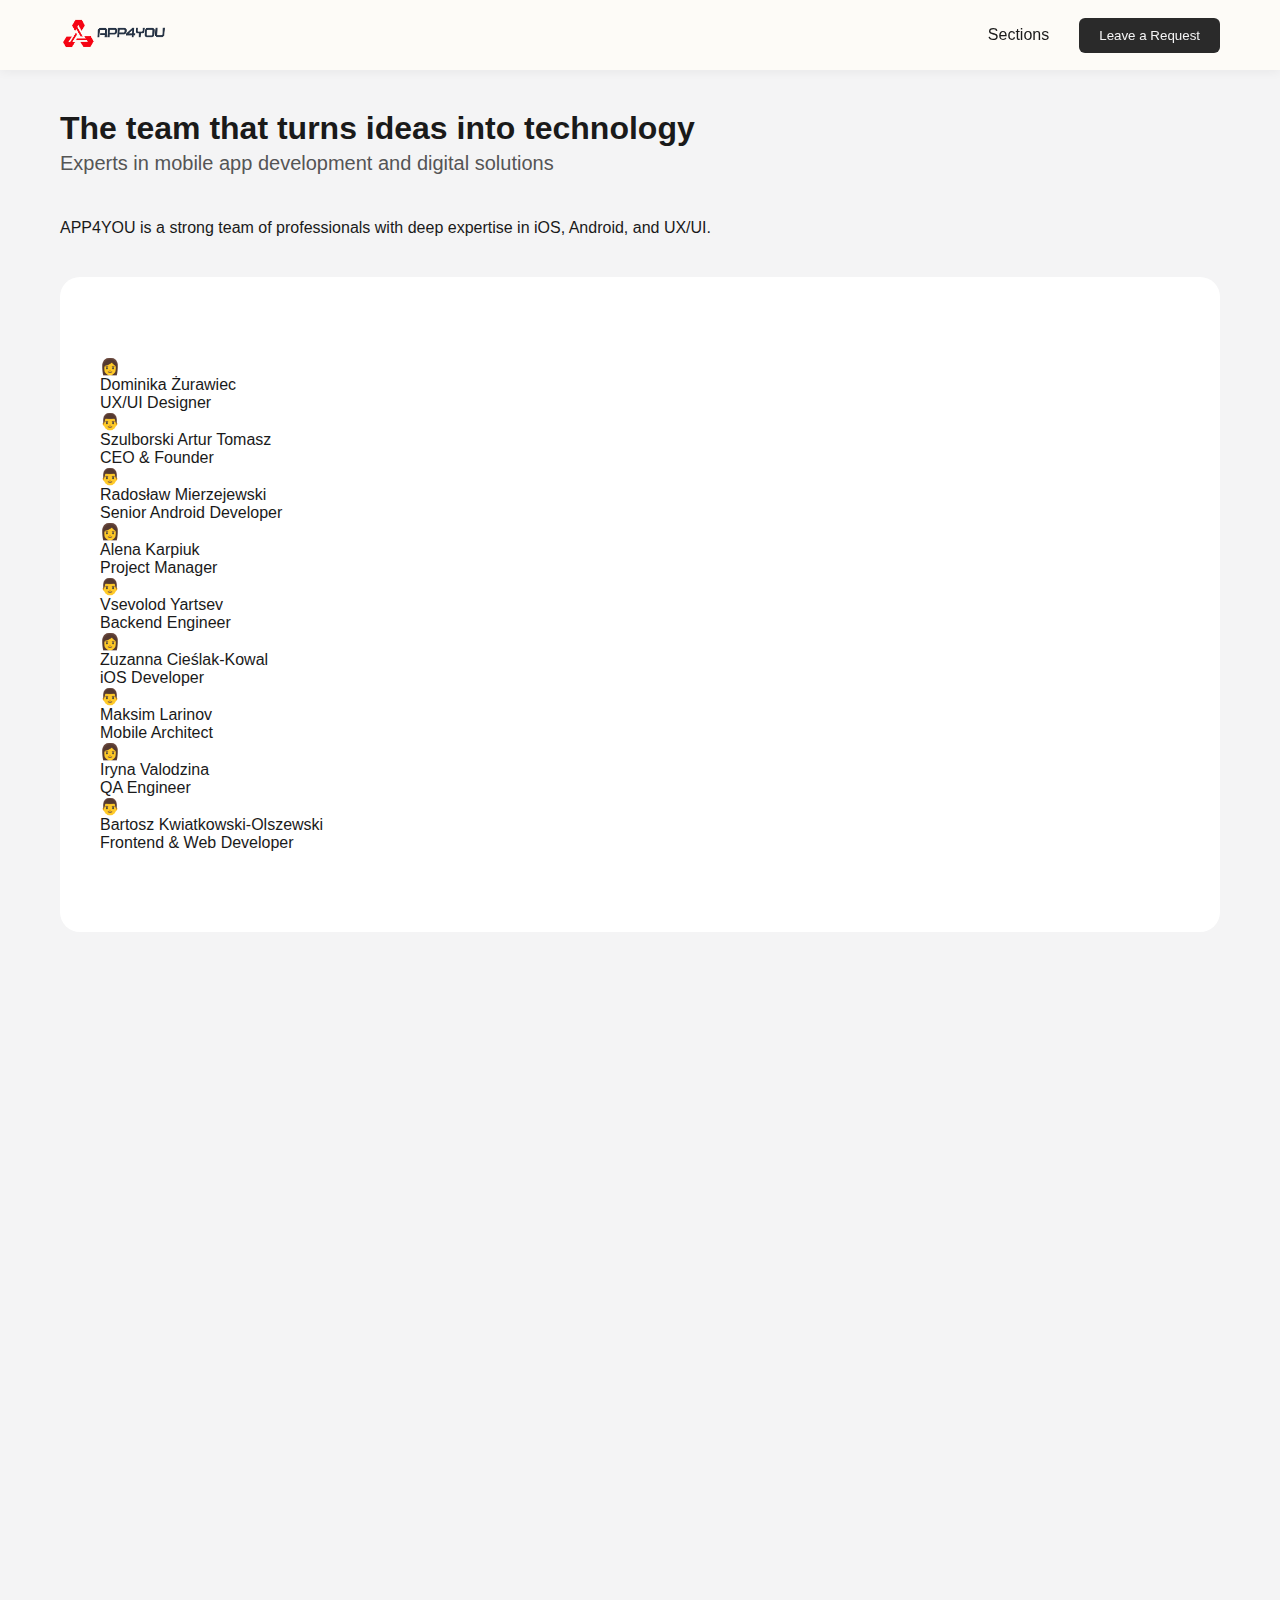
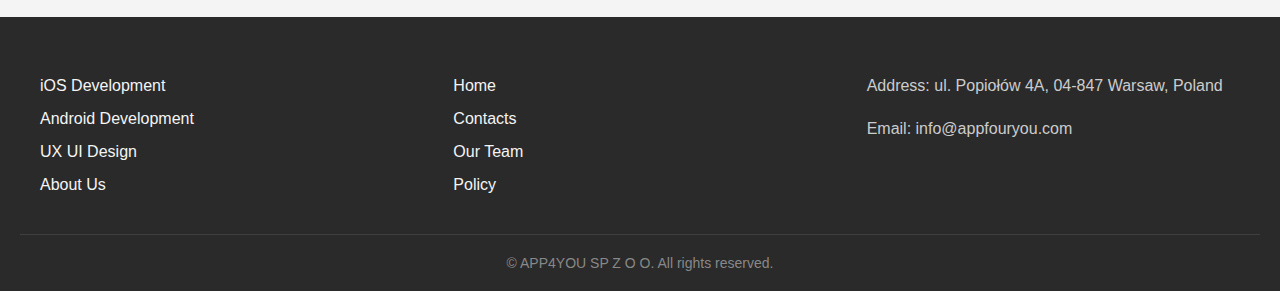
<file: team/index.html>
<!DOCTYPE html>
<html lang="en">
<head>
    <meta charset="UTF-8">
    <meta name="viewport" content="width=device-width, initial-scale=1.0">
    <title>APP4YOU</title>
    <link rel="icon" href="/icon.png">
    <link rel="stylesheet" href="/style.css">
</head>
<body>
    <header>
        <div class="header-container">
            <a href="/" class="logo">
                <img src="/logo.png" alt="APP4YOU Logo">
            </a>
            <div class="header-controls">
                <div class="dropdown">
                    <span class="dropdown-title">Sections</span>
                    <div class="dropdown-content">
                        <a href="/">Home</a>
                        <a href="/contacts/">Contacts</a>
                        <a href="/team/">Our Team</a>
                        <a href="/ios-development/">iOS Development</a>
                        <a href="/android-development/">Android Development</a>
                        <a href="/design-ux-ui/">UX UI Design</a>
                        <a href="/about-us/">About Us</a>
                        <a href="/policy/">Policy</a>
                    </div>
                </div>
                <button id="openModalBtn" class="request-btn">Leave a Request</button>
            </div>
        </div>
    </header>

    <main id="main-content">

<section class="team-hero-section">
    <div class="team-hero-content animate-on-scroll">
        <h1>The team that turns ideas into technology</h1>
        <p class="hero-subtitle">Experts in mobile app development and digital solutions</p>
        <p class="hero-text">APP4YOU is a strong team of professionals with deep expertise in iOS, Android, and UX/UI.</p>
    </div>
</section>

<section class="section bg-light">
    <div class="team-grid">
        <div class="team-card-wrapper animate-on-scroll" style="transition-delay: 0.1s;">
            <div class="team-card">
                <div class="team-emoji">👩</div>
                <div class="team-name">Dominika Żurawiec</div>
                <div class="team-role">UX/UI Designer</div>
            </div>
        </div>
        <div class="team-card-wrapper animate-on-scroll" style="transition-delay: 0.2s;">
            <div class="team-card">
                <div class="team-emoji">👨</div>
                <div class="team-name">Szulborski Artur Tomasz</div>
                <div class="team-role">CEO & Founder</div>
            </div>
        </div>
        <div class="team-card-wrapper animate-on-scroll" style="transition-delay: 0.3s;">
            <div class="team-card">
                <div class="team-emoji">👨</div>
                <div class="team-name">Radosław Mierzejewski</div>
                <div class="team-role">Senior Android Developer</div>
            </div>
        </div>
        <div class="team-card-wrapper animate-on-scroll" style="transition-delay: 0.4s;">
            <div class="team-card">
                <div class="team-emoji">👩</div>
                <div class="team-name">Alena Karpiuk <span class="team-location"></span></div>
                <div class="team-role">Project Manager</div>
            </div>
        </div>
        <div class="team-card-wrapper animate-on-scroll" style="transition-delay: 0.5s;">
            <div class="team-card">
                <div class="team-emoji">👨</div>
                <div class="team-name">Vsevolod Yartsev <span class="team-location"></span></div>
                <div class="team-role">Backend Engineer</div>
            </div>
        </div>
        <div class="team-card-wrapper animate-on-scroll" style="transition-delay: 0.6s;">
            <div class="team-card">
                <div class="team-emoji">👩</div>
                <div class="team-name">Zuzanna Cieślak-Kowal</div>
                <div class="team-role">iOS Developer</div>
            </div>
        </div>
        <div class="team-card-wrapper animate-on-scroll" style="transition-delay: 0.7s;">
            <div class="team-card">
                <div class="team-emoji">👨</div>
                <div class="team-name">Maksim Larinov <span class="team-location"></span></div>
                <div class="team-role">Mobile Architect</div>
            </div>
        </div>
        <div class="team-card-wrapper animate-on-scroll" style="transition-delay: 0.8s;">
            <div class="team-card">
                <div class="team-emoji">👩</div>
                <div class="team-name">Iryna Valodzina <span class="team-location"></span></div>
                <div class="team-role">QA Engineer</div>
            </div>
        </div>
        <div class="team-card-wrapper animate-on-scroll" style="transition-delay: 0.9s;">
            <div class="team-card">
                <div class="team-emoji">👨</div>
                <div class="team-name">Bartosz Kwiatkowski-Olszewski</div>
                <div class="team-role">Frontend & Web Developer</div>
            </div>
        </div>
    </div>
</section>

<section class="section team-about-section animate-on-scroll">
    <div class="team-about-content">
        <h2>We combine technical expertise, strategic thinking, and modern design.</h2>
        <p>Every member of the APP4YOU team is responsible for quality, process transparency, and delivering the final result.</p>
    </div>
</section>

<section class="cta-section animate-on-scroll" style="background: linear-gradient(135deg, #1f2937 0%, #111827 100%);">
    <div class="cta-content">
        <h2>Want to work with our team?</h2>
        <button id="teamCtaModalBtn" class="btn-primary cta-btn">Contact Us</button>
    </div>
</section>
      
    </main>

    <footer>
        <div class="footer-container">
            <div class="footer-col">
                <a href="/ios-development/">iOS Development</a>
                <a href="/android-development/">Android Development</a>
                <a href="/design-ux-ui/">UX UI Design</a>
                <a href="/about-us/">About Us</a>
            </div>
            <div class="footer-col">
                <a href="/">Home</a>
                <a href="/contacts/">Contacts</a>
                <a href="/team/">Our Team</a>
                <a href="/policy/">Policy</a>
            </div>
            <div class="footer-col">
                <p>Address: ul. Popiołów 4A, 04-847 Warsaw, Poland</p>
                <p>Email: info@appfouryou.com</p>
            </div>
        </div>
        <div class="footer-bottom">
            &copy; APP4YOU SP Z O O. All rights reserved.
        </div>
    </footer>

    <div id="requestModal" class="modal">
        <div class="modal-content">
            <span class="close-btn">&times;</span>
            <h2>Leave a Request</h2>
            <form id="requestForm">
                <input type="text" placeholder="Name" required>
                <input type="text" placeholder="Company">
                <input type="email" placeholder="Email" required>
                <textarea placeholder="Comment" rows="4"></textarea>
                <button type="submit">Submit</button>
                <p class="privacy-notice">
                    By clicking "Submit", you agree to the processing of personal data in accordance with the <a href="/policy/">privacy policy</a>.
                </p>
            </form>
        </div>
    </div>

    <script src="/script.js"></script>
</body>
</html>
</file>
<file: style.css>
:root {
    --color-cream: #FDFBF7;
    --color-dark-grey: #2A2A2A;
    --color-main-grey: #F4F4F5;
    --color-text: #1A1A1A;
    --color-text-light: #F4F4F5;
    --color-accent: #007AFF;
    --font-family: -apple-system, BlinkMacSystemFont, "Segoe UI", Roboto, Helvetica, Arial, sans-serif;
}

* {
    margin: 0;
    padding: 0;
    box-sizing: border-box;
}

body {
    font-family: var(--font-family);
    background-color: var(--color-main-grey);
    color: var(--color-text);
    display: flex;
    flex-direction: column;
    min-height: 100vh;
}

a {
    text-decoration: none;
    color: inherit;
    transition: color 0.3s ease;
}

header {
    background-color: var(--color-cream);
    box-shadow: 0 2px 10px rgba(0,0,0,0.05);
    position: sticky;
    top: 0;
    z-index: 100;
}

.header-container {
    max-width: 1200px;
    margin: 0 auto;
    padding: 15px 20px;
    display: flex;
    justify-content: space-between;
    align-items: center;
}

.logo img {
    height: 40px;
    display: block;
}

.header-controls {
    display: flex;
    align-items: center;
    gap: 30px;
}

.dropdown {
    position: relative;
}

.dropdown-title {
    cursor: pointer;
    font-weight: 500;
    padding: 10px 0;
}

.dropdown-content {
    visibility: hidden;
    opacity: 0;
    position: absolute;
    top: 100%;
    right: 0;
    background-color: #fff;
    min-width: 200px;
    box-shadow: 0 5px 15px rgba(0,0,0,0.1);
    border-radius: 8px;
    padding: 10px 0;
    transform: translateY(10px);
    transition: all 0.3s ease;
}

.dropdown:hover .dropdown-content {
    visibility: visible;
    opacity: 1;
    transform: translateY(0);
}

.dropdown-content a {
    display: block;
    padding: 10px 20px;
    font-size: 14px;
}

.dropdown-content a:hover {
    background-color: var(--color-main-grey);
}

.request-btn {
    background-color: var(--color-dark-grey);
    color: var(--color-text-light);
    border: none;
    padding: 10px 20px;
    border-radius: 6px;
    cursor: pointer;
    font-weight: 500;
    transition: background-color 0.3s ease;
}

.request-btn:hover {
    background-color: #000;
}

main {
    flex: 1;
    width: 100%;
    max-width: 1200px;
    margin: 0 auto;
    padding: 40px 20px;
}

footer {
    background-color: var(--color-dark-grey);
    color: var(--color-text-light);
    padding: 60px 20px 20px;
}

.footer-container {
    max-width: 1200px;
    margin: 0 auto;
    display: grid;
    grid-template-columns: repeat(auto-fit, minmax(200px, 1fr));
    gap: 40px;
    margin-bottom: 40px;
}

.footer-col {
    display: flex;
    flex-direction: column;
    gap: 15px;
}

.footer-col a:hover {
    color: #aaa;
}

.footer-col p {
    margin-bottom: 10px;
    color: #ccc;
}

.footer-bottom {
    text-align: center;
    padding-top: 20px;
    border-top: 1px solid rgba(255,255,255,0.1);
    font-size: 14px;
    color: #888;
}

.modal {
    display: none;
    position: fixed;
    inset: 0;
    background-color: rgba(0,0,0,0.5);
    z-index: 200;
    align-items: center;
    justify-content: center;
    opacity: 0;
    transition: opacity 0.3s ease;
}

.modal.show {
    display: flex;
    opacity: 1;
}

.modal-content {
    background-color: #fff;
    padding: 40px;
    border-radius: 12px;
    width: 100%;
    max-width: 500px;
    position: relative;
    transform: translateY(-20px);
    transition: transform 0.3s ease;
    box-shadow: 0 10px 30px rgba(0,0,0,0.2);
}

.modal.show .modal-content {
    transform: translateY(0);
}

.close-btn {
    position: absolute;
    top: 20px;
    right: 20px;
    font-size: 24px;
    cursor: pointer;
    color: #888;
}

.close-btn:hover {
    color: #000;
}

.modal-content h2 {
    margin-bottom: 25px;
    font-size: 24px;
    color: var(--color-text);
}

#requestForm {
    display: flex;
    flex-direction: column;
    gap: 15px;
}

#requestForm input,
#requestForm textarea {
    width: 100%;
    padding: 12px 15px;
    border: 1px solid #ddd;
    border-radius: 6px;
    font-family: inherit;
    font-size: 14px;
}

#requestForm input:focus,
#requestForm textarea:focus {
    outline: none;
    border-color: var(--color-dark-grey);
}

#requestForm button {
    background-color: var(--color-dark-grey);
    color: var(--color-text-light);
    border: none;
    padding: 14px;
    border-radius: 6px;
    cursor: pointer;
    font-size: 16px;
    font-weight: 500;
    margin-top: 10px;
    transition: background-color 0.3s ease;
}

#requestForm button:hover {
    background-color: #000;
}

.privacy-notice {
    font-size: 12px;
    color: #888;
    line-height: 1.4;
    text-align: center;
    margin-top: 15px;
}

.privacy-notice a {
    color: var(--color-dark-grey);
    text-decoration: underline;
}

@media (max-width: 768px) {
    .header-controls {
        gap: 15px;
    }
    .modal-content {
        margin: 20px;
        padding: 30px 20px;
    }
}

.section {
    padding: 80px 0;
}

.bg-light {
    background-color: #fff;
    border-radius: 20px;
    padding: 80px 40px;
    margin: 40px 0;
}

.section-title {
    text-align: center;
    font-size: 36px;
    margin-bottom: 50px;
    color: var(--color-dark-grey);
}

.animate-on-scroll {
    opacity: 0;
    transform: translateY(30px);
    transition: opacity 0.8s ease, transform 0.8s ease;
}

.animate-on-scroll.visible {
    opacity: 1;
    transform: translateY(0);
}

.hero-section {
    position: relative;
    min-height: 80vh;
    display: flex;
    align-items: center;
    justify-content: center;
    text-align: center;
    overflow: hidden;
    padding: 40px 20px;
}

.hero-bg {
    position: absolute;
    inset: 0;
    background: radial-gradient(circle at 50% 50%, rgba(0, 122, 255, 0.05) 0%, transparent 70%),
                linear-gradient(135deg, var(--color-main-grey) 0%, #e0e0e5 100%);
    z-index: -1;
    animation: bgShift 10s infinite alternate ease-in-out;
}

@keyframes bgShift {
    0% { transform: scale(1); }
    100% { transform: scale(1.05); }
}

.hero-content h1 {
    font-size: 56px;
    line-height: 1.2;
    margin-bottom: 20px;
    color: var(--color-dark-grey);
    max-width: 800px;
}

.hero-subtitle {
    font-size: 20px;
    color: #555;
    margin-bottom: 40px;
    line-height: 1.6;
}

.hero-buttons {
    display: flex;
    gap: 20px;
    justify-content: center;
}

.btn-primary, .btn-secondary {
    padding: 15px 30px;
    border-radius: 8px;
    font-size: 16px;
    font-weight: 600;
    cursor: pointer;
    transition: all 0.3s ease;
}

.btn-primary {
    background-color: var(--color-accent);
    color: #fff;
    border: none;
    box-shadow: 0 4px 15px rgba(0, 122, 255, 0.3);
}

.btn-primary:hover {
    background-color: #005bb5;
    transform: translateY(-2px);
    color: #fff;
}

.btn-secondary {
    background-color: transparent;
    color: var(--color-dark-grey);
    border: 2px solid var(--color-dark-grey);
}

.btn-secondary:hover {
    background-color: var(--color-dark-grey);
    color: #fff;
}

.grid-3 {
    display: grid;
    grid-template-columns: repeat(auto-fit, minmax(300px, 1fr));
    gap: 30px;
}

.service-card {
    background: #fff;
    padding: 40px 30px;
    border-radius: 16px;
    box-shadow: 0 4px 20px rgba(0,0,0,0.03);
    transition: all 0.4s ease;
    border: 1px solid transparent;
}

.service-card:hover {
    transform: translateY(-10px);
    box-shadow: 0 10px 30px rgba(0,0,0,0.08);
    border-color: rgba(0, 122, 255, 0.1);
    background: linear-gradient(180deg, #fff 0%, #f9fcff 100%);
}

.service-icon {
    font-size: 40px;
    margin-bottom: 20px;
    transition: transform 0.3s ease;
}

.service-card:hover .service-icon {
    transform: scale(1.1);
}

.service-card h3 {
    font-size: 22px;
    margin-bottom: 15px;
}

.service-card p {
    color: #666;
    line-height: 1.6;
    margin-bottom: 25px;
}

.service-link {
    color: var(--color-accent);
    font-weight: 600;
}

.grid-4 {
    display: grid;
    grid-template-columns: repeat(auto-fit, minmax(200px, 1fr));
    gap: 30px;
    margin-bottom: 60px;
}

.feature-box {
    text-align: center;
}

.feature-icon {
    font-size: 36px;
    margin-bottom: 15px;
}

.feature-box h4 {
    font-size: 18px;
    margin-bottom: 10px;
}

.feature-box p {
    font-size: 14px;
    color: #666;
}

.stats-container {
    display: flex;
    justify-content: space-around;
    flex-wrap: wrap;
    gap: 30px;
    padding-top: 40px;
    border-top: 1px solid #eee;
}

.stat-item {
    text-align: center;
}

.counter-number {
    display: block;
    font-size: 48px;
    font-weight: bold;
    color: var(--color-accent);
    margin-bottom: 5px;
}

.stat-label {
    font-size: 16px;
    color: #555;
    font-weight: 500;
}

.timeline {
    max-width: 800px;
    margin: 0 auto;
    display: flex;
    flex-direction: column;
    gap: 20px;
}

.timeline-item {
    background: #fff;
    border-radius: 12px;
    padding: 20px 30px;
    cursor: pointer;
    box-shadow: 0 2px 10px rgba(0,0,0,0.02);
    transition: all 0.3s ease;
}

.timeline-item:hover {
    box-shadow: 0 5px 20px rgba(0,0,0,0.06);
}

.timeline-header {
    display: flex;
    align-items: center;
    gap: 20px;
}

.step-num {
    background: var(--color-accent);
    color: #fff;
    width: 40px;
    height: 40px;
    border-radius: 50%;
    display: flex;
    align-items: center;
    justify-content: center;
    font-weight: bold;
    font-size: 18px;
    flex-shrink: 0;
}

.timeline-header h3 {
    font-size: 20px;
    margin: 0;
}

.timeline-body {
    max-height: 0;
    overflow: hidden;
    transition: max-height 0.4s ease, padding 0.4s ease, opacity 0.4s ease;
    opacity: 0;
    padding: 0 0 0 60px;
    color: #666;
}

.timeline-item.active .timeline-body {
    max-height: 150px;
    padding: 15px 0 0 60px;
    opacity: 1;
}

.slider-container {
    max-width: 800px;
    margin: 0 auto;
    text-align: center;
    position: relative;
}

.slide {
    display: none;
    animation: fade 0.5s ease-in-out;
}

.slide.active {
    display: block;
}

@keyframes fade {
    from { opacity: 0; transform: scale(0.98); }
    to { opacity: 1; transform: scale(1); }
}

.quote {
    font-size: 24px;
    font-style: italic;
    color: #333;
    margin-bottom: 20px;
    line-height: 1.5;
}

.author {
    font-weight: 600;
    color: var(--color-accent);
}

.slider-dots {
    display: flex;
    justify-content: center;
    gap: 10px;
    margin-top: 30px;
}

.dot {
    width: 12px;
    height: 12px;
    background: #ccc;
    border-radius: 50%;
    cursor: pointer;
    transition: background 0.3s ease;
}

.dot.active {
    background: var(--color-accent);
}

.cta-section {
    background: linear-gradient(135deg, var(--color-dark-grey) 0%, #111 100%);
    border-radius: 20px;
    padding: 80px 40px;
    text-align: center;
    color: #fff;
    margin: 60px 0;
}

.cta-content h2 {
    font-size: 36px;
    margin-bottom: 20px;
    color: #fff;
}

.cta-content p {
    font-size: 18px;
    margin-bottom: 40px;
    color: #ccc;
}

.cta-btn {
    font-size: 18px;
    padding: 18px 40px;
}

@media (max-width: 768px) {
    .hero-content h1 {
        font-size: 40px;
    }
    .hero-buttons {
        flex-direction: column;
    }
    .bg-light {
        padding: 40px 20px;
    }
    .timeline-body {
        padding-left: 0;
    }
    .timeline-item.active .timeline-body {
        padding-left: 0;
    }
}
</file>
